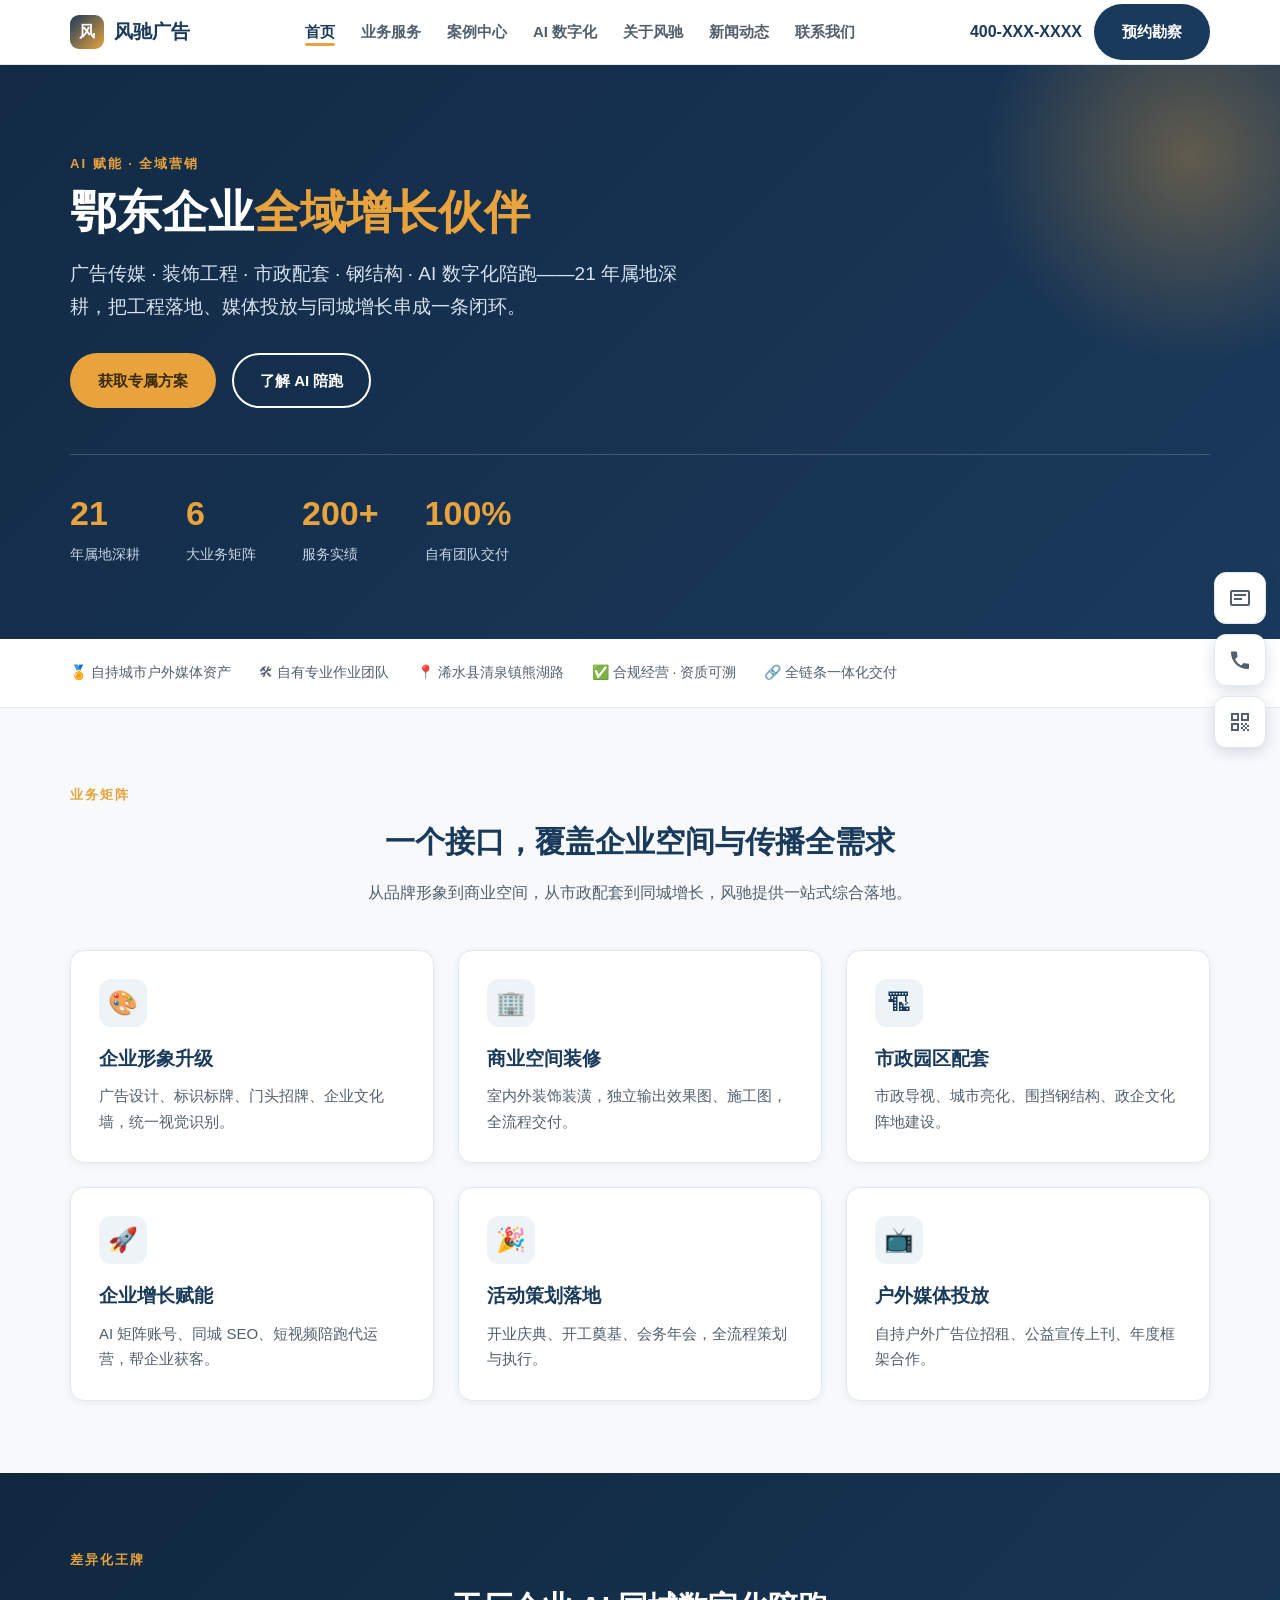
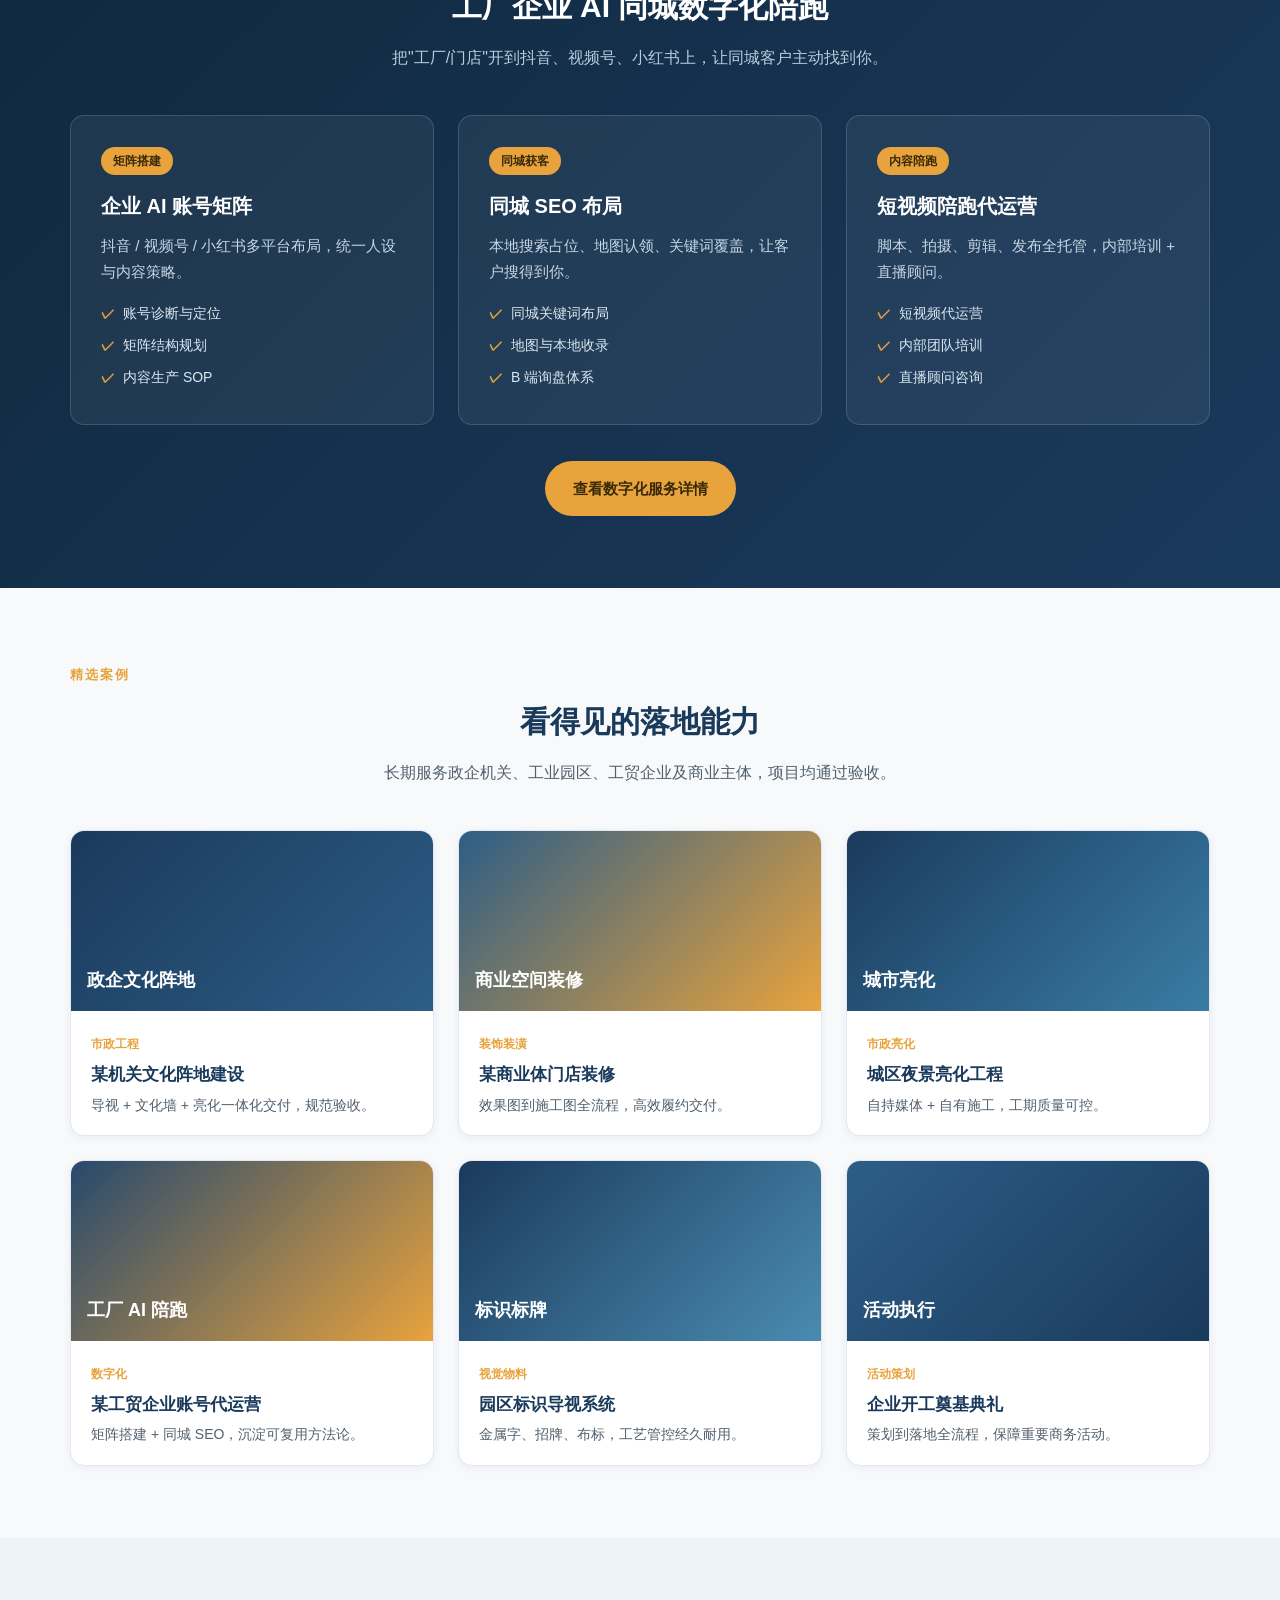
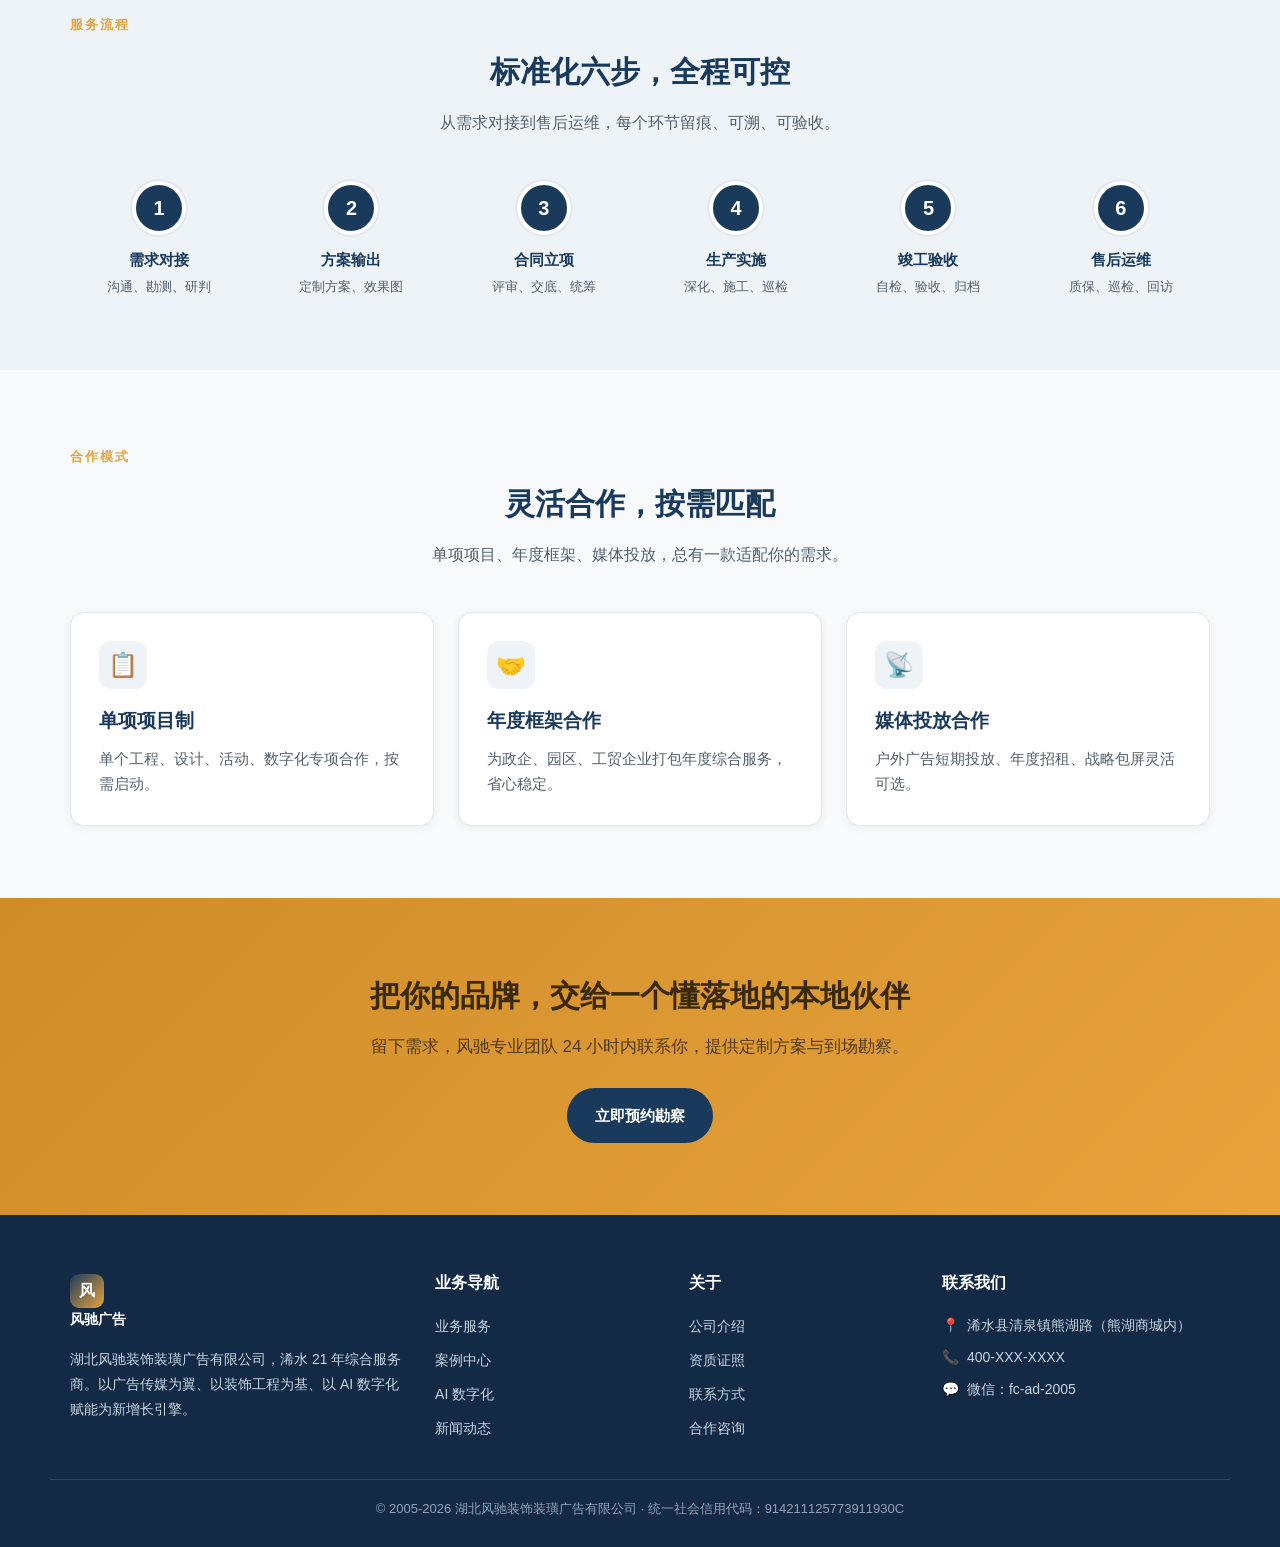
<file: index.html>
<!DOCTYPE html>
<html lang="zh-CN">
<head>
<meta charset="UTF-8">
<meta name="viewport" content="width=device-width, initial-scale=1.0">
<title>湖北风驰装饰装璜广告有限公司 · 鄂东企业全域增长伙伴</title>
<meta name="description" content="浠水21年综合服务商：广告传媒、装饰工程、市政配套、钢结构、户外媒体、AI数字化陪跑，全链条一体交付。">
<link rel="stylesheet" href="assets/style.css">
</head>
<body>

<!-- NAV -->
<header class="nav">
  <div class="container nav-inner">
    <a href="index.html" class="logo"><span class="logo-mark">风</span>风驰广告</a>
    <ul class="nav-links">
      <li><a href="index.html" class="active">首页</a></li>
      <li><a href="business.html">业务服务</a></li>
      <li><a href="cases.html">案例中心</a></li>
      <li><a href="ai.html">AI 数字化</a></li>
      <li><a href="about.html">关于风驰</a></li>
      <li><a href="news.html">新闻动态</a></li>
      <li><a href="contact.html">联系我们</a></li>
    </ul>
    <div class="nav-cta">
      <span class="nav-phone">400-XXX-XXXX</span>
      <a href="contact.html" class="btn btn-ghost">预约勘察</a>
      <button class="hamburger" aria-label="菜单"><span></span><span></span><span></span></button>
    </div>
  </div>
</header>

<!-- HERO -->
<section class="hero">
  <div class="container">
    <span class="eyebrow" style="color:var(--c-accent)">AI 赋能 · 全域营销</span>
    <h1>鄂东企业<span class="hl">全域增长伙伴</span></h1>
    <p class="lead">广告传媒 · 装饰工程 · 市政配套 · 钢结构 · AI 数字化陪跑——21 年属地深耕，把工程落地、媒体投放与同城增长串成一条闭环。</p>
    <div class="hero-actions">
      <a href="contact.html" class="btn btn-primary">获取专属方案</a>
      <a href="ai.html" class="btn btn-outline">了解 AI 陪跑</a>
    </div>
    <div class="hero-stats">
      <div class="stat"><div class="num">21</div><div class="label">年属地深耕</div></div>
      <div class="stat"><div class="num">6</div><div class="label">大业务矩阵</div></div>
      <div class="stat"><div class="num">200+</div><div class="label">服务实绩</div></div>
      <div class="stat"><div class="num">100%</div><div class="label">自有团队交付</div></div>
    </div>
  </div>
</section>

<!-- TRUST -->
<div class="trust">
  <div class="container">
    <span>🏅 自持城市户外媒体资产</span>
    <span>🛠 自有专业作业团队</span>
    <span>📍 浠水县清泉镇熊湖路</span>
    <span>✅ 合规经营 · 资质可溯</span>
    <span>🔗 全链条一体化交付</span>
  </div>
</div>

<!-- BUSINESS MATRIX -->
<section class="section">
  <div class="container">
    <span class="eyebrow">业务矩阵</span>
    <h2 class="section-title">一个接口，覆盖企业空间与传播全需求</h2>
    <p class="section-sub">从品牌形象到商业空间，从市政配套到同城增长，风驰提供一站式综合落地。</p>
    <div class="grid grid-3">
      <div class="card reveal"><div class="ico">🎨</div><h3>企业形象升级</h3><p>广告设计、标识标牌、门头招牌、企业文化墙，统一视觉识别。</p></div>
      <div class="card reveal"><div class="ico">🏢</div><h3>商业空间装修</h3><p>室内外装饰装潢，独立输出效果图、施工图，全流程交付。</p></div>
      <div class="card reveal"><div class="ico">🏗</div><h3>市政园区配套</h3><p>市政导视、城市亮化、围挡钢结构、政企文化阵地建设。</p></div>
      <div class="card reveal"><div class="ico">🚀</div><h3>企业增长赋能</h3><p>AI 矩阵账号、同城 SEO、短视频陪跑代运营，帮企业获客。</p></div>
      <div class="card reveal"><div class="ico">🎉</div><h3>活动策划落地</h3><p>开业庆典、开工奠基、会务年会，全流程策划与执行。</p></div>
      <div class="card reveal"><div class="ico">📺</div><h3>户外媒体投放</h3><p>自持户外广告位招租、公益宣传上刊、年度框架合作。</p></div>
    </div>
  </div>
</section>

<!-- AI ZONE -->
<section class="section ai-zone">
  <div class="container">
    <span class="eyebrow" style="color:var(--c-accent)">差异化王牌</span>
    <h2 class="section-title">工厂企业 AI 同城数字化陪跑</h2>
    <p class="section-sub">把"工厂/门店"开到抖音、视频号、小红书上，让同城客户主动找到你。</p>
    <div class="grid grid-3">
      <div class="ai-card reveal"><span class="tag">矩阵搭建</span><h3>企业 AI 账号矩阵</h3><p>抖音 / 视频号 / 小红书多平台布局，统一人设与内容策略。</p>
        <ul><li>账号诊断与定位</li><li>矩阵结构规划</li><li>内容生产 SOP</li></ul></div>
      <div class="ai-card reveal"><span class="tag">同城获客</span><h3>同城 SEO 布局</h3><p>本地搜索占位、地图认领、关键词覆盖，让客户搜得到你。</p>
        <ul><li>同城关键词布局</li><li>地图与本地收录</li><li>B 端询盘体系</li></ul></div>
      <div class="ai-card reveal"><span class="tag">内容陪跑</span><h3>短视频陪跑代运营</h3><p>脚本、拍摄、剪辑、发布全托管，内部培训 + 直播顾问。</p>
        <ul><li>短视频代运营</li><li>内部团队培训</li><li>直播顾问咨询</li></ul></div>
    </div>
    <div style="text-align:center;margin-top:36px"><a href="ai.html" class="btn btn-primary">查看数字化服务详情</a></div>
  </div>
</section>

<!-- CASES -->
<section class="section">
  <div class="container">
    <span class="eyebrow">精选案例</span>
    <h2 class="section-title">看得见的落地能力</h2>
    <p class="section-sub">长期服务政企机关、工业园区、工贸企业及商业主体，项目均通过验收。</p>
    <div class="grid grid-3">
      <div class="case reveal"><div class="thumb" style="background:linear-gradient(135deg,#1A3A5C,#2d5d86)">政企文化阵地</div><div class="body"><span class="cat">市政工程</span><h3>某机关文化阵地建设</h3><p>导视 + 文化墙 + 亮化一体化交付，规范验收。</p></div></div>
      <div class="case reveal"><div class="thumb" style="background:linear-gradient(135deg,#2d5d86,#E8A33D)">商业空间装修</div><div class="body"><span class="cat">装饰装潢</span><h3>某商业体门店装修</h3><p>效果图到施工图全流程，高效履约交付。</p></div></div>
      <div class="case reveal"><div class="thumb" style="background:linear-gradient(135deg,#1A3A5C,#3a7ca5)">城市亮化</div><div class="body"><span class="cat">市政亮化</span><h3>城区夜景亮化工程</h3><p>自持媒体 + 自有施工，工期质量可控。</p></div></div>
      <div class="case reveal"><div class="thumb" style="background:linear-gradient(135deg,#27496d,#E8A33D)">工厂 AI 陪跑</div><div class="body"><span class="cat">数字化</span><h3>某工贸企业账号代运营</h3><p>矩阵搭建 + 同城 SEO，沉淀可复用方法论。</p></div></div>
      <div class="case reveal"><div class="thumb" style="background:linear-gradient(135deg,#1A3A5C,#4a8bb0)">标识标牌</div><div class="body"><span class="cat">视觉物料</span><h3>园区标识导视系统</h3><p>金属字、招牌、布标，工艺管控经久耐用。</p></div></div>
      <div class="case reveal"><div class="thumb" style="background:linear-gradient(135deg,#2d5d86,#1A3A5C)">活动执行</div><div class="body"><span class="cat">活动策划</span><h3>企业开工奠基典礼</h3><p>策划到落地全流程，保障重要商务活动。</p></div></div>
    </div>
  </div>
</section>

<!-- PROCESS -->
<section class="section" style="background:var(--c-bg-soft)">
  <div class="container">
    <span class="eyebrow">服务流程</span>
    <h2 class="section-title">标准化六步，全程可控</h2>
    <p class="section-sub">从需求对接到售后运维，每个环节留痕、可溯、可验收。</p>
    <div class="process">
      <div class="step reveal"><div class="circle">1</div><h4>需求对接</h4><p>沟通、勘测、研判</p></div>
      <div class="step reveal"><div class="circle">2</div><h4>方案输出</h4><p>定制方案、效果图</p></div>
      <div class="step reveal"><div class="circle">3</div><h4>合同立项</h4><p>评审、交底、统筹</p></div>
      <div class="step reveal"><div class="circle">4</div><h4>生产实施</h4><p>深化、施工、巡检</p></div>
      <div class="step reveal"><div class="circle">5</div><h4>竣工验收</h4><p>自检、验收、归档</p></div>
      <div class="step reveal"><div class="circle">6</div><h4>售后运维</h4><p>质保、巡检、回访</p></div>
    </div>
  </div>
</section>

<!-- COOPERATION -->
<section class="section">
  <div class="container">
    <span class="eyebrow">合作模式</span>
    <h2 class="section-title">灵活合作，按需匹配</h2>
    <p class="section-sub">单项项目、年度框架、媒体投放，总有一款适配你的需求。</p>
    <div class="grid grid-3">
      <div class="card reveal"><div class="ico">📋</div><h3>单项项目制</h3><p>单个工程、设计、活动、数字化专项合作，按需启动。</p></div>
      <div class="card reveal"><div class="ico">🤝</div><h3>年度框架合作</h3><p>为政企、园区、工贸企业打包年度综合服务，省心稳定。</p></div>
      <div class="card reveal"><div class="ico">📡</div><h3>媒体投放合作</h3><p>户外广告短期投放、年度招租、战略包屏灵活可选。</p></div>
    </div>
  </div>
</section>

<!-- CTA -->
<section class="section cta">
  <div class="container">
    <h2>把你的品牌，交给一个懂落地的本地伙伴</h2>
    <p>留下需求，风驰专业团队 24 小时内联系你，提供定制方案与到场勘察。</p>
    <a href="contact.html" class="btn btn-primary" style="background:#1A3A5C;color:#fff">立即预约勘察</a>
  </div>
</section>

<!-- FOOTER -->
<footer class="footer">
  <div class="container footer-grid">
    <div>
      <a href="index.html" class="logo" style="color:#fff"><span class="logo-mark">风</span>风驰广告</a>
      <p class="desc">湖北风驰装饰装璜广告有限公司，浠水 21 年综合服务商。以广告传媒为翼、以装饰工程为基、以 AI 数字化赋能为新增长引擎。</p>
    </div>
    <div>
      <h4>业务导航</h4>
      <a href="business.html">业务服务</a>
      <a href="cases.html">案例中心</a>
      <a href="ai.html">AI 数字化</a>
      <a href="news.html">新闻动态</a>
    </div>
    <div>
      <h4>关于</h4>
      <a href="about.html">公司介绍</a>
      <a href="about.html">资质证照</a>
      <a href="contact.html">联系方式</a>
      <a href="contact.html">合作咨询</a>
    </div>
    <div>
      <h4>联系我们</h4>
      <div class="contact-line"><span>📍</span><span>浠水县清泉镇熊湖路（熊湖商城内）</span></div>
      <div class="contact-line"><span>📞</span><span>400-XXX-XXXX</span></div>
      <div class="contact-line"><span>💬</span><span>微信：fc-ad-2005</span></div>
    </div>
  </div>
  <div class="container footer-bottom">© 2005-2026 湖北风驰装饰装璜广告有限公司 · 统一社会信用代码：914211125773911930C</div>
</footer>

<script src="assets/main.js"></script>
</body>
</html>
</file>
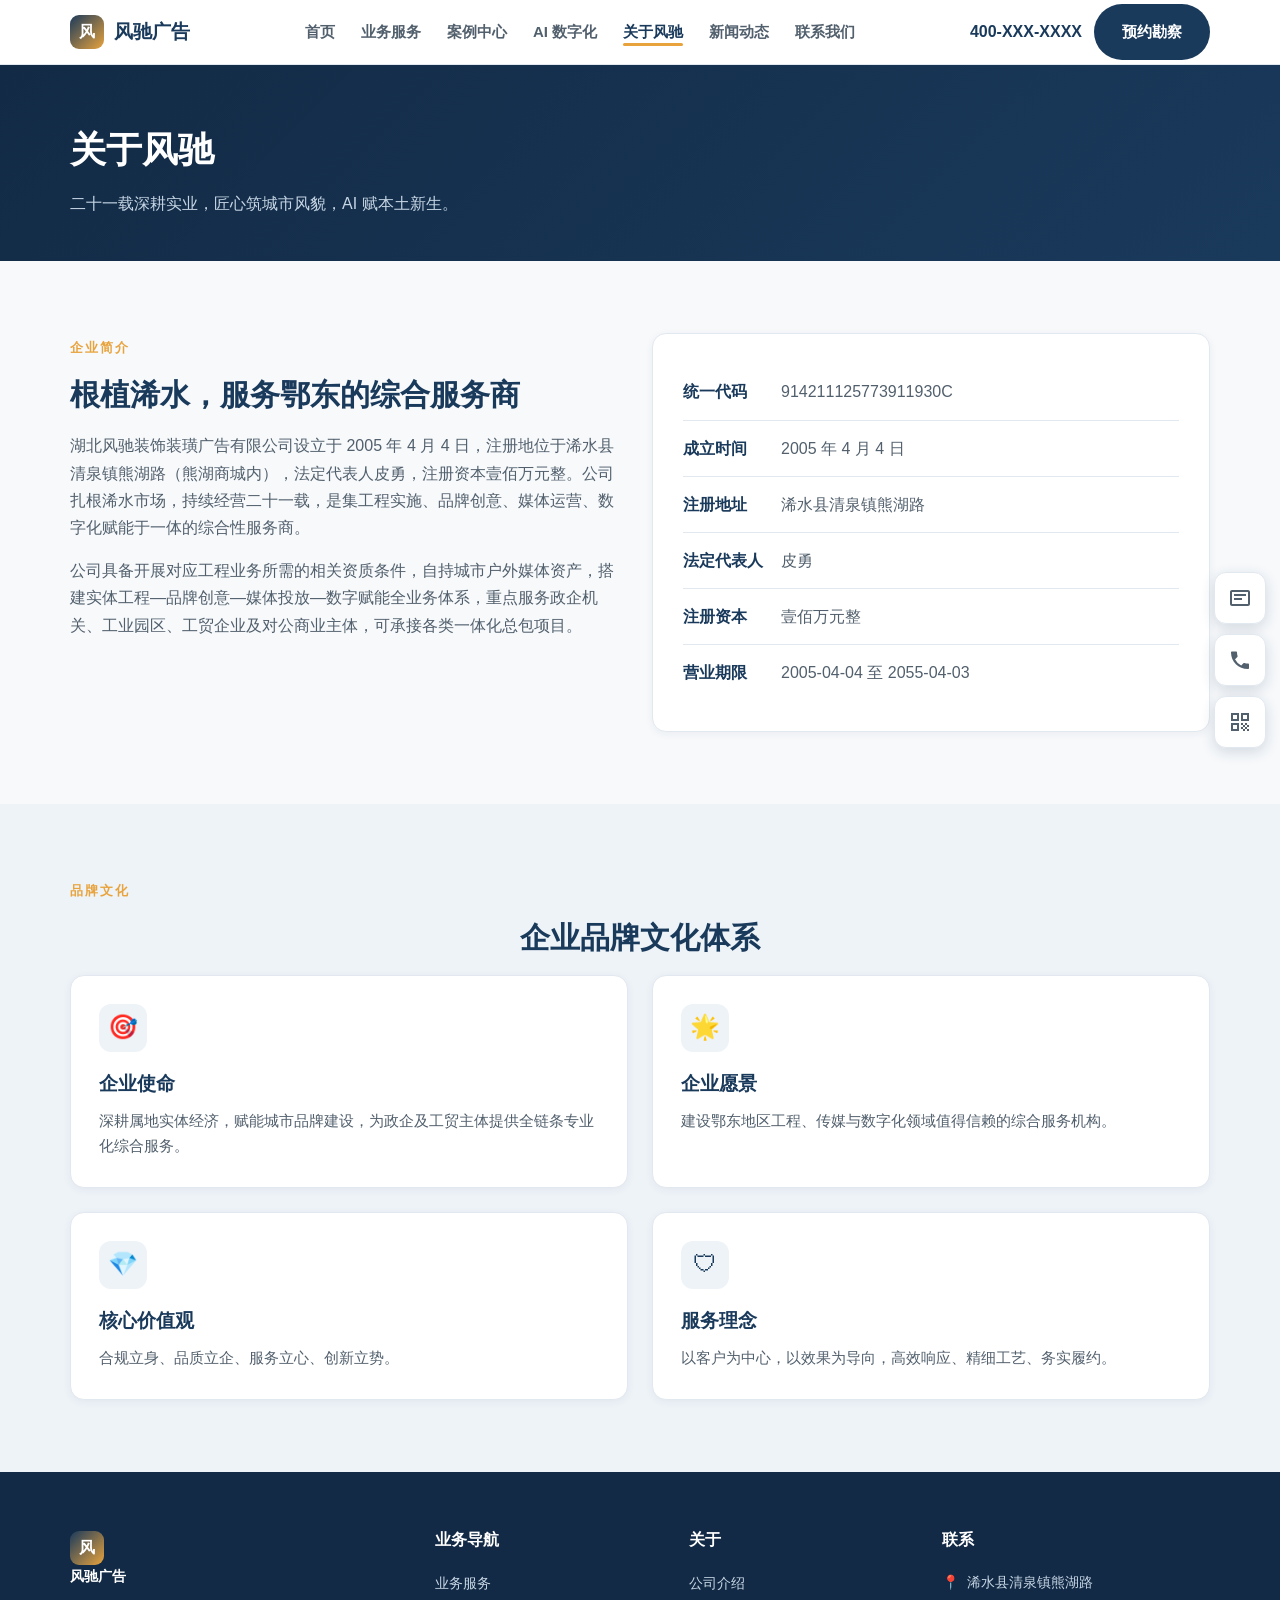
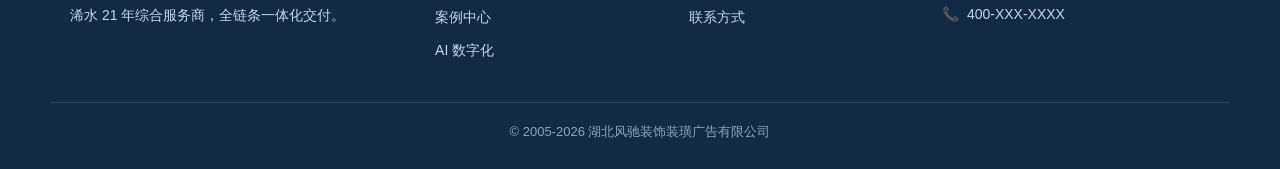
<file: about.html>
<!DOCTYPE html>
<html lang="zh-CN">
<head>
<meta charset="UTF-8">
<meta name="viewport" content="width=device-width, initial-scale=1.0">
<title>关于风驰 - 湖北风驰装饰装璜广告有限公司</title>
<meta name="description" content="风驰广告：浠水 21 年综合服务商，以广告传媒为翼、装饰工程为基、AI 数字化赋能为新增长引擎。">
<link rel="stylesheet" href="assets/style.css">
</head>
<body>
<header class="nav">
  <div class="container nav-inner">
    <a href="index.html" class="logo"><span class="logo-mark">风</span>风驰广告</a>
    <ul class="nav-links">
      <li><a href="index.html">首页</a></li>
      <li><a href="business.html">业务服务</a></li>
      <li><a href="cases.html">案例中心</a></li>
      <li><a href="ai.html">AI 数字化</a></li>
      <li><a href="about.html" class="active">关于风驰</a></li>
      <li><a href="news.html">新闻动态</a></li>
      <li><a href="contact.html">联系我们</a></li>
    </ul>
    <div class="nav-cta">
      <span class="nav-phone">400-XXX-XXXX</span>
      <a href="contact.html" class="btn btn-ghost">预约勘察</a>
      <button class="hamburger" aria-label="菜单"><span></span><span></span><span></span></button>
    </div>
  </div>
</header>

<section class="page-hero">
  <div class="container">
    <h1>关于风驰</h1>
    <p>二十一载深耕实业，匠心筑城市风貌，AI 赋本土新生。</p>
  </div>
</section>

<section class="section">
  <div class="container">
    <div class="grid grid-2">
      <div>
        <span class="eyebrow">企业简介</span>
        <h2 class="section-title" style="text-align:left">根植浠水，服务鄂东的综合服务商</h2>
        <p style="color:var(--c-text-soft);margin-bottom:16px">湖北风驰装饰装璜广告有限公司设立于 2005 年 4 月 4 日，注册地位于浠水县清泉镇熊湖路（熊湖商城内），法定代表人皮勇，注册资本壹佰万元整。公司扎根浠水市场，持续经营二十一载，是集工程实施、品牌创意、媒体运营、数字化赋能于一体的综合性服务商。</p>
        <p style="color:var(--c-text-soft)">公司具备开展对应工程业务所需的相关资质条件，自持城市户外媒体资产，搭建实体工程—品牌创意—媒体投放—数字赋能全业务体系，重点服务政企机关、工业园区、工贸企业及对公商业主体，可承接各类一体化总包项目。</p>
      </div>
      <div class="info-box">
        <div class="row"><span class="k">统一代码</span><span class="v">914211125773911930C</span></div>
        <div class="row"><span class="k">成立时间</span><span class="v">2005 年 4 月 4 日</span></div>
        <div class="row"><span class="k">注册地址</span><span class="v">浠水县清泉镇熊湖路</span></div>
        <div class="row"><span class="k">法定代表人</span><span class="v">皮勇</span></div>
        <div class="row"><span class="k">注册资本</span><span class="v">壹佰万元整</span></div>
        <div class="row"><span class="k">营业期限</span><span class="v">2005-04-04 至 2055-04-03</span></div>
      </div>
    </div>
  </div>
</section>

<section class="section" style="background:var(--c-bg-soft)">
  <div class="container">
    <span class="eyebrow">品牌文化</span>
    <h2 class="section-title">企业品牌文化体系</h2>
    <div class="grid grid-2">
      <div class="card reveal"><div class="ico">🎯</div><h3>企业使命</h3><p>深耕属地实体经济，赋能城市品牌建设，为政企及工贸主体提供全链条专业化综合服务。</p></div>
      <div class="card reveal"><div class="ico">🌟</div><h3>企业愿景</h3><p>建设鄂东地区工程、传媒与数字化领域值得信赖的综合服务机构。</p></div>
      <div class="card reveal"><div class="ico">💎</div><h3>核心价值观</h3><p>合规立身、品质立企、服务立心、创新立势。</p></div>
      <div class="card reveal"><div class="ico">🛡</div><h3>服务理念</h3><p>以客户为中心，以效果为导向，高效响应、精细工艺、务实履约。</p></div>
    </div>
  </div>
</section>

<footer class="footer">
  <div class="container footer-grid">
    <div><a href="index.html" class="logo" style="color:#fff"><span class="logo-mark">风</span>风驰广告</a><p class="desc">浠水 21 年综合服务商，全链条一体化交付。</p></div>
    <div><h4>业务导航</h4><a href="business.html">业务服务</a><a href="cases.html">案例中心</a><a href="ai.html">AI 数字化</a></div>
    <div><h4>关于</h4><a href="about.html">公司介绍</a><a href="contact.html">联系方式</a></div>
    <div><h4>联系</h4><div class="contact-line"><span>📍</span><span>浠水县清泉镇熊湖路</span></div><div class="contact-line"><span>📞</span><span>400-XXX-XXXX</span></div></div>
  </div>
  <div class="container footer-bottom">© 2005-2026 湖北风驰装饰装璜广告有限公司</div>
</footer>
<script src="assets/main.js"></script>
</body>
</html>
</file>
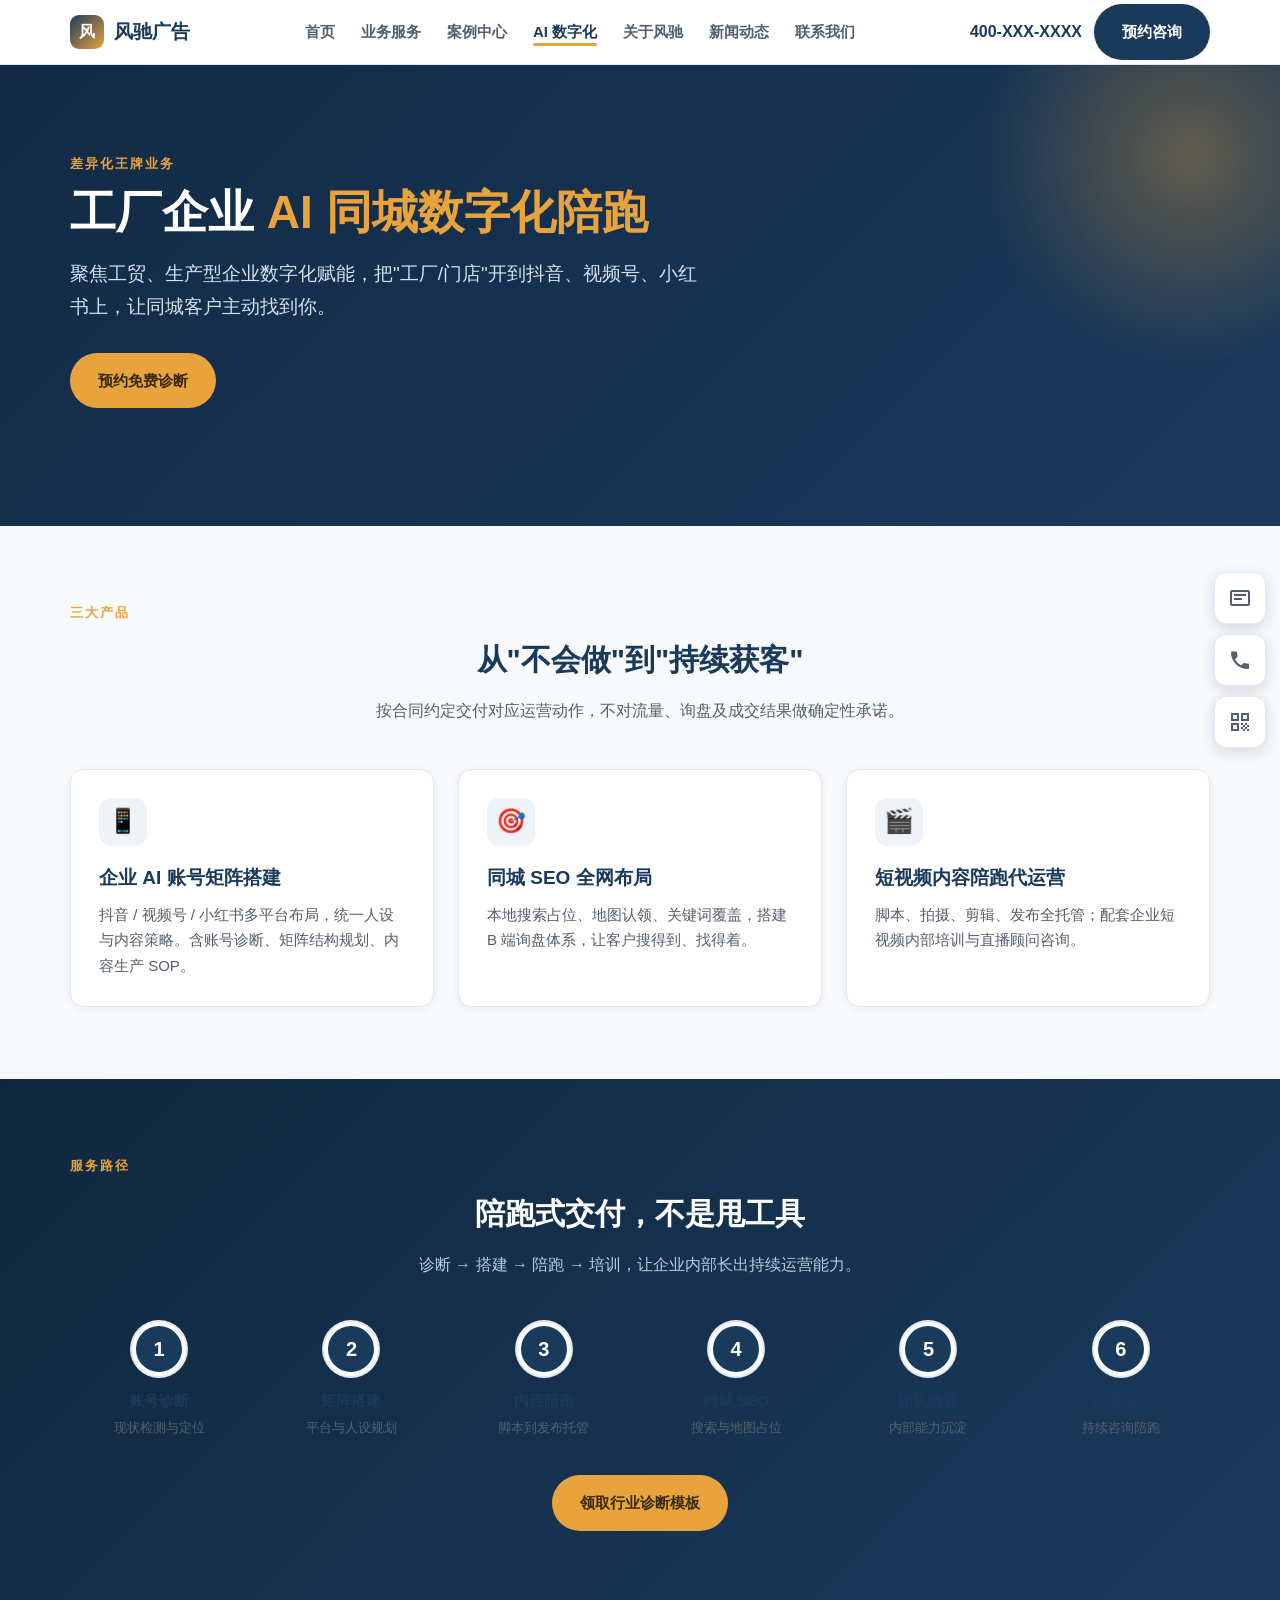
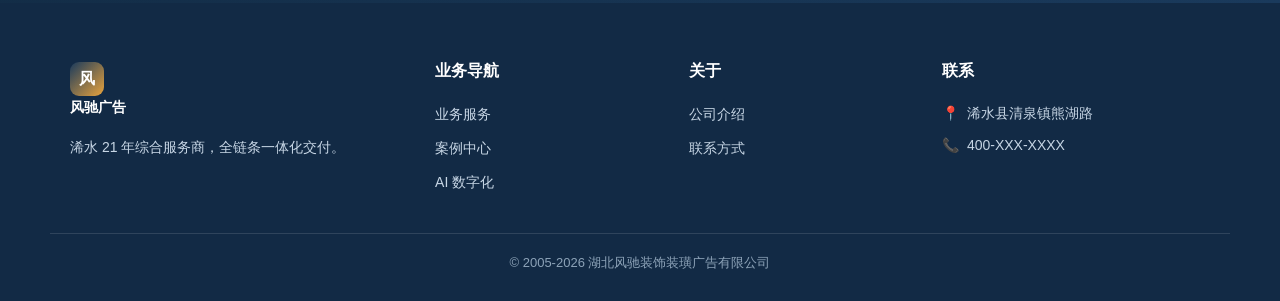
<file: ai.html>
<!DOCTYPE html>
<html lang="zh-CN">
<head>
<meta charset="UTF-8">
<meta name="viewport" content="width=device-width, initial-scale=1.0">
<title>AI 数字化 - 湖北风驰装饰装璜广告有限公司</title>
<meta name="description" content="工厂企业 AI 同城数字化陪跑：AI 矩阵账号、同城 SEO、短视频内容陪跑代运营。">
<link rel="stylesheet" href="assets/style.css">
</head>
<body>
<header class="nav">
  <div class="container nav-inner">
    <a href="index.html" class="logo"><span class="logo-mark">风</span>风驰广告</a>
    <ul class="nav-links">
      <li><a href="index.html">首页</a></li>
      <li><a href="business.html">业务服务</a></li>
      <li><a href="cases.html">案例中心</a></li>
      <li><a href="ai.html" class="active">AI 数字化</a></li>
      <li><a href="about.html">关于风驰</a></li>
      <li><a href="news.html">新闻动态</a></li>
      <li><a href="contact.html">联系我们</a></li>
    </ul>
    <div class="nav-cta">
      <span class="nav-phone">400-XXX-XXXX</span>
      <a href="contact.html" class="btn btn-ghost">预约咨询</a>
      <button class="hamburger" aria-label="菜单"><span></span><span></span><span></span></button>
    </div>
  </div>
</header>

<section class="hero">
  <div class="container">
    <span class="eyebrow" style="color:var(--c-accent)">差异化王牌业务</span>
    <h1>工厂企业 <span class="hl">AI 同城数字化陪跑</span></h1>
    <p class="lead">聚焦工贸、生产型企业数字化赋能，把"工厂/门店"开到抖音、视频号、小红书上，让同城客户主动找到你。</p>
    <div class="hero-actions"><a href="contact.html" class="btn btn-primary">预约免费诊断</a></div>
  </div>
</section>

<section class="section">
  <div class="container">
    <span class="eyebrow">三大产品</span>
    <h2 class="section-title">从"不会做"到"持续获客"</h2>
    <p class="section-sub">按合同约定交付对应运营动作，不对流量、询盘及成交结果做确定性承诺。</p>
    <div class="grid grid-3">
      <div class="card reveal"><div class="ico">📱</div><h3>企业 AI 账号矩阵搭建</h3><p>抖音 / 视频号 / 小红书多平台布局，统一人设与内容策略。含账号诊断、矩阵结构规划、内容生产 SOP。</p></div>
      <div class="card reveal"><div class="ico">🎯</div><h3>同城 SEO 全网布局</h3><p>本地搜索占位、地图认领、关键词覆盖，搭建 B 端询盘体系，让客户搜得到、找得着。</p></div>
      <div class="card reveal"><div class="ico">🎬</div><h3>短视频内容陪跑代运营</h3><p>脚本、拍摄、剪辑、发布全托管；配套企业短视频内部培训与直播顾问咨询。</p></div>
    </div>
  </div>
</section>

<section class="section ai-zone">
  <div class="container">
    <span class="eyebrow" style="color:var(--c-accent)">服务路径</span>
    <h2 class="section-title">陪跑式交付，不是甩工具</h2>
    <p class="section-sub">诊断 → 搭建 → 陪跑 → 培训，让企业内部长出持续运营能力。</p>
    <div class="process">
      <div class="step reveal"><div class="circle">1</div><h4>账号诊断</h4><p>现状检测与定位</p></div>
      <div class="step reveal"><div class="circle">2</div><h4>矩阵搭建</h4><p>平台与人设规划</p></div>
      <div class="step reveal"><div class="circle">3</div><h4>内容陪跑</h4><p>脚本到发布托管</p></div>
      <div class="step reveal"><div class="circle">4</div><h4>同城 SEO</h4><p>搜索与地图占位</p></div>
      <div class="step reveal"><div class="circle">5</div><h4>团队培训</h4><p>内部能力沉淀</p></div>
      <div class="step reveal"><div class="circle">6</div><h4>直播顾问</h4><p>持续咨询陪跑</p></div>
    </div>
    <div style="text-align:center;margin-top:36px"><a href="contact.html" class="btn btn-primary">领取行业诊断模板</a></div>
  </div>
</section>

<footer class="footer">
  <div class="container footer-grid">
    <div><a href="index.html" class="logo" style="color:#fff"><span class="logo-mark">风</span>风驰广告</a><p class="desc">浠水 21 年综合服务商，全链条一体化交付。</p></div>
    <div><h4>业务导航</h4><a href="business.html">业务服务</a><a href="cases.html">案例中心</a><a href="ai.html">AI 数字化</a></div>
    <div><h4>关于</h4><a href="about.html">公司介绍</a><a href="contact.html">联系方式</a></div>
    <div><h4>联系</h4><div class="contact-line"><span>📍</span><span>浠水县清泉镇熊湖路</span></div><div class="contact-line"><span>📞</span><span>400-XXX-XXXX</span></div></div>
  </div>
  <div class="container footer-bottom">© 2005-2026 湖北风驰装饰装璜广告有限公司</div>
</footer>
<script src="assets/main.js"></script>
</body>
</html>
</file>
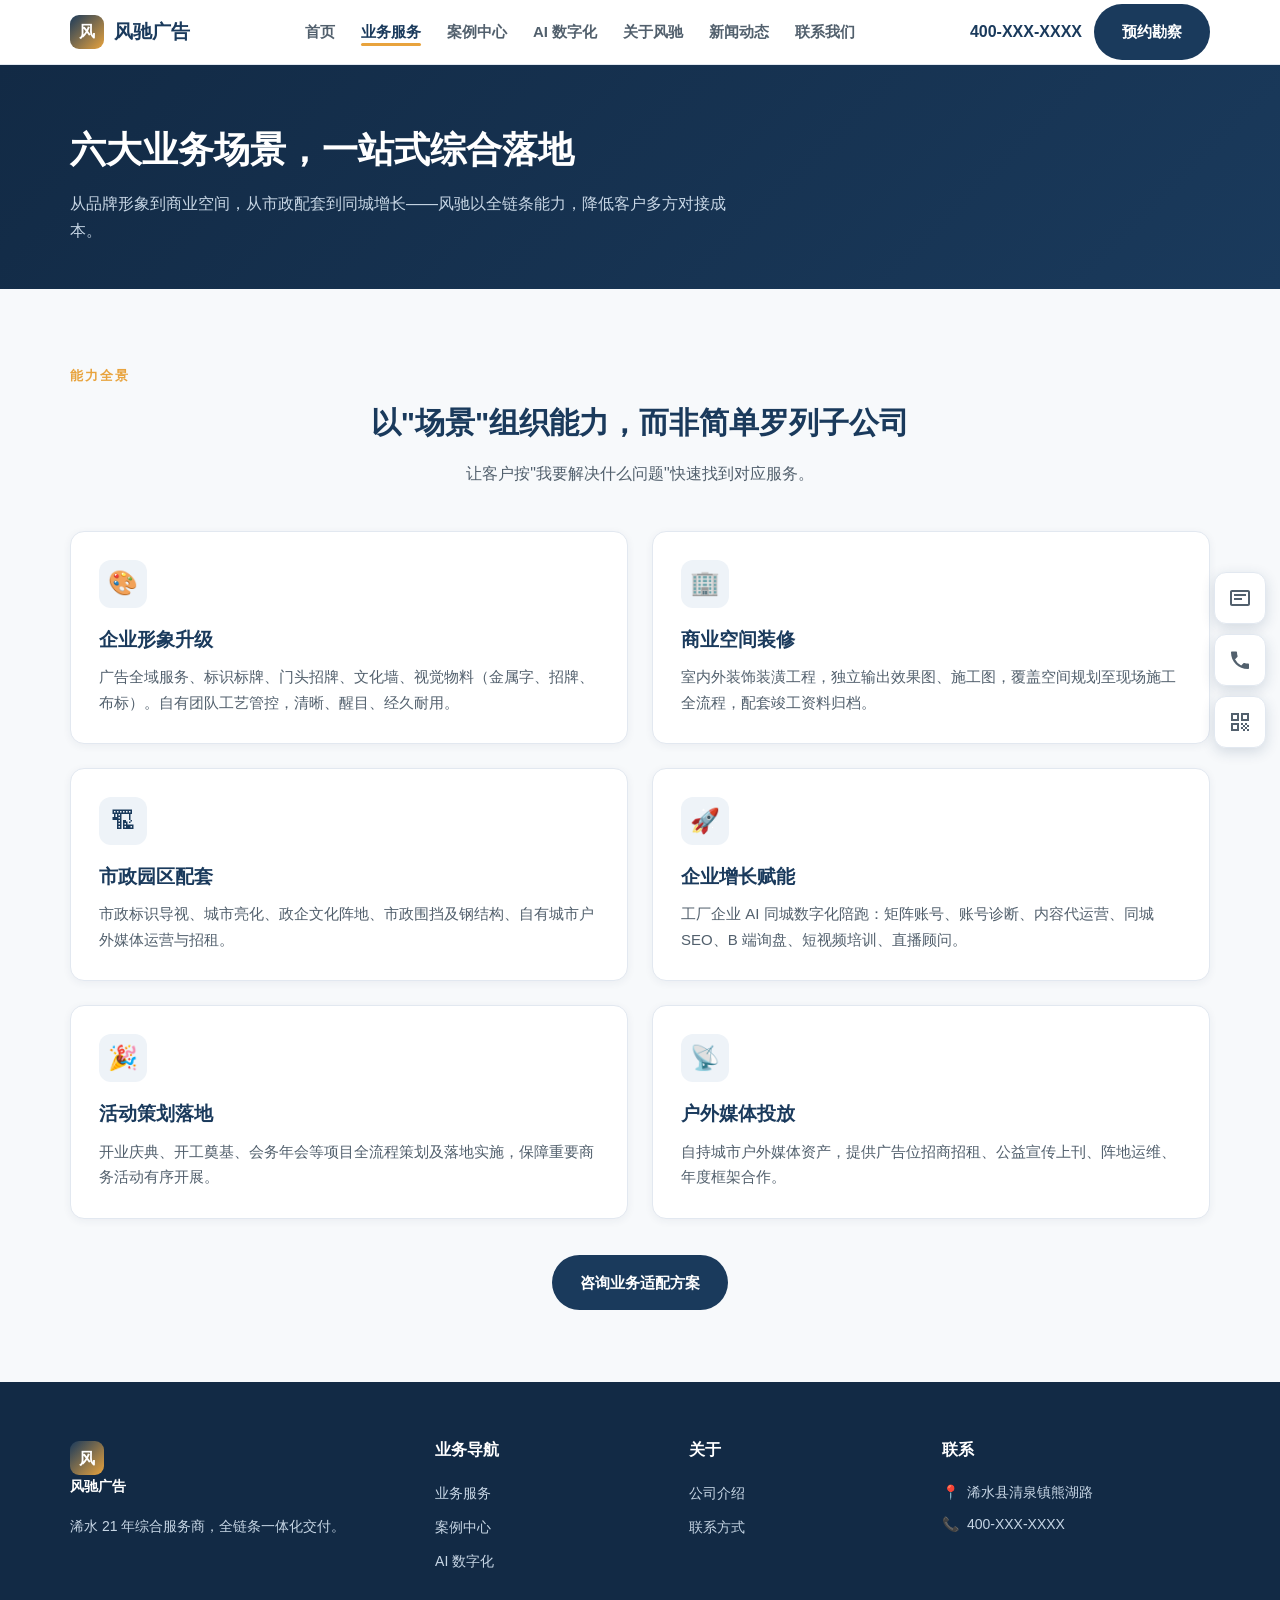
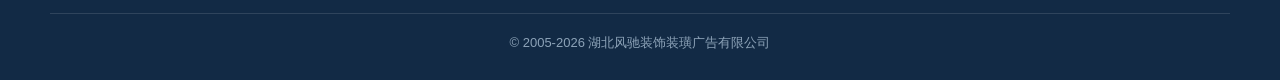
<file: business.html>
<!DOCTYPE html>
<html lang="zh-CN">
<head>
<meta charset="UTF-8">
<meta name="viewport" content="width=device-width, initial-scale=1.0">
<title>业务服务 - 湖北风驰装饰装璜广告有限公司</title>
<meta name="description" content="风驰广告六大业务场景：企业形象升级、商业空间装修、市政园区配套、企业增长赋能、活动策划落地、户外媒体投放。">
<link rel="stylesheet" href="assets/style.css">
</head>
<body>
<header class="nav">
  <div class="container nav-inner">
    <a href="index.html" class="logo"><span class="logo-mark">风</span>风驰广告</a>
    <ul class="nav-links">
      <li><a href="index.html">首页</a></li>
      <li><a href="business.html" class="active">业务服务</a></li>
      <li><a href="cases.html">案例中心</a></li>
      <li><a href="ai.html">AI 数字化</a></li>
      <li><a href="about.html">关于风驰</a></li>
      <li><a href="news.html">新闻动态</a></li>
      <li><a href="contact.html">联系我们</a></li>
    </ul>
    <div class="nav-cta">
      <span class="nav-phone">400-XXX-XXXX</span>
      <a href="contact.html" class="btn btn-ghost">预约勘察</a>
      <button class="hamburger" aria-label="菜单"><span></span><span></span><span></span></button>
    </div>
  </div>
</header>

<section class="page-hero">
  <div class="container">
    <h1>六大业务场景，一站式综合落地</h1>
    <p>从品牌形象到商业空间，从市政配套到同城增长——风驰以全链条能力，降低客户多方对接成本。</p>
  </div>
</section>

<section class="section">
  <div class="container">
    <span class="eyebrow">能力全景</span>
    <h2 class="section-title">以"场景"组织能力，而非简单罗列子公司</h2>
    <p class="section-sub">让客户按"我要解决什么问题"快速找到对应服务。</p>
    <div class="grid grid-2">
      <div class="card reveal"><div class="ico">🎨</div><h3>企业形象升级</h3><p>广告全域服务、标识标牌、门头招牌、文化墙、视觉物料（金属字、招牌、布标）。自有团队工艺管控，清晰、醒目、经久耐用。</p></div>
      <div class="card reveal"><div class="ico">🏢</div><h3>商业空间装修</h3><p>室内外装饰装潢工程，独立输出效果图、施工图，覆盖空间规划至现场施工全流程，配套竣工资料归档。</p></div>
      <div class="card reveal"><div class="ico">🏗</div><h3>市政园区配套</h3><p>市政标识导视、城市亮化、政企文化阵地、市政围挡及钢结构、自有城市户外媒体运营与招租。</p></div>
      <div class="card reveal"><div class="ico">🚀</div><h3>企业增长赋能</h3><p>工厂企业 AI 同城数字化陪跑：矩阵账号、账号诊断、内容代运营、同城 SEO、B 端询盘、短视频培训、直播顾问。</p></div>
      <div class="card reveal"><div class="ico">🎉</div><h3>活动策划落地</h3><p>开业庆典、开工奠基、会务年会等项目全流程策划及落地实施，保障重要商务活动有序开展。</p></div>
      <div class="card reveal"><div class="ico">📡</div><h3>户外媒体投放</h3><p>自持城市户外媒体资产，提供广告位招商招租、公益宣传上刊、阵地运维、年度框架合作。</p></div>
    </div>
    <div style="text-align:center;margin-top:36px"><a href="contact.html" class="btn btn-ghost">咨询业务适配方案</a></div>
  </div>
</section>

<footer class="footer">
  <div class="container footer-grid">
    <div><a href="index.html" class="logo" style="color:#fff"><span class="logo-mark">风</span>风驰广告</a><p class="desc">浠水 21 年综合服务商，全链条一体化交付。</p></div>
    <div><h4>业务导航</h4><a href="business.html">业务服务</a><a href="cases.html">案例中心</a><a href="ai.html">AI 数字化</a></div>
    <div><h4>关于</h4><a href="about.html">公司介绍</a><a href="contact.html">联系方式</a></div>
    <div><h4>联系</h4><div class="contact-line"><span>📍</span><span>浠水县清泉镇熊湖路</span></div><div class="contact-line"><span>📞</span><span>400-XXX-XXXX</span></div></div>
  </div>
  <div class="container footer-bottom">© 2005-2026 湖北风驰装饰装璜广告有限公司</div>
</footer>
<script src="assets/main.js"></script>
</body>
</html>
</file>
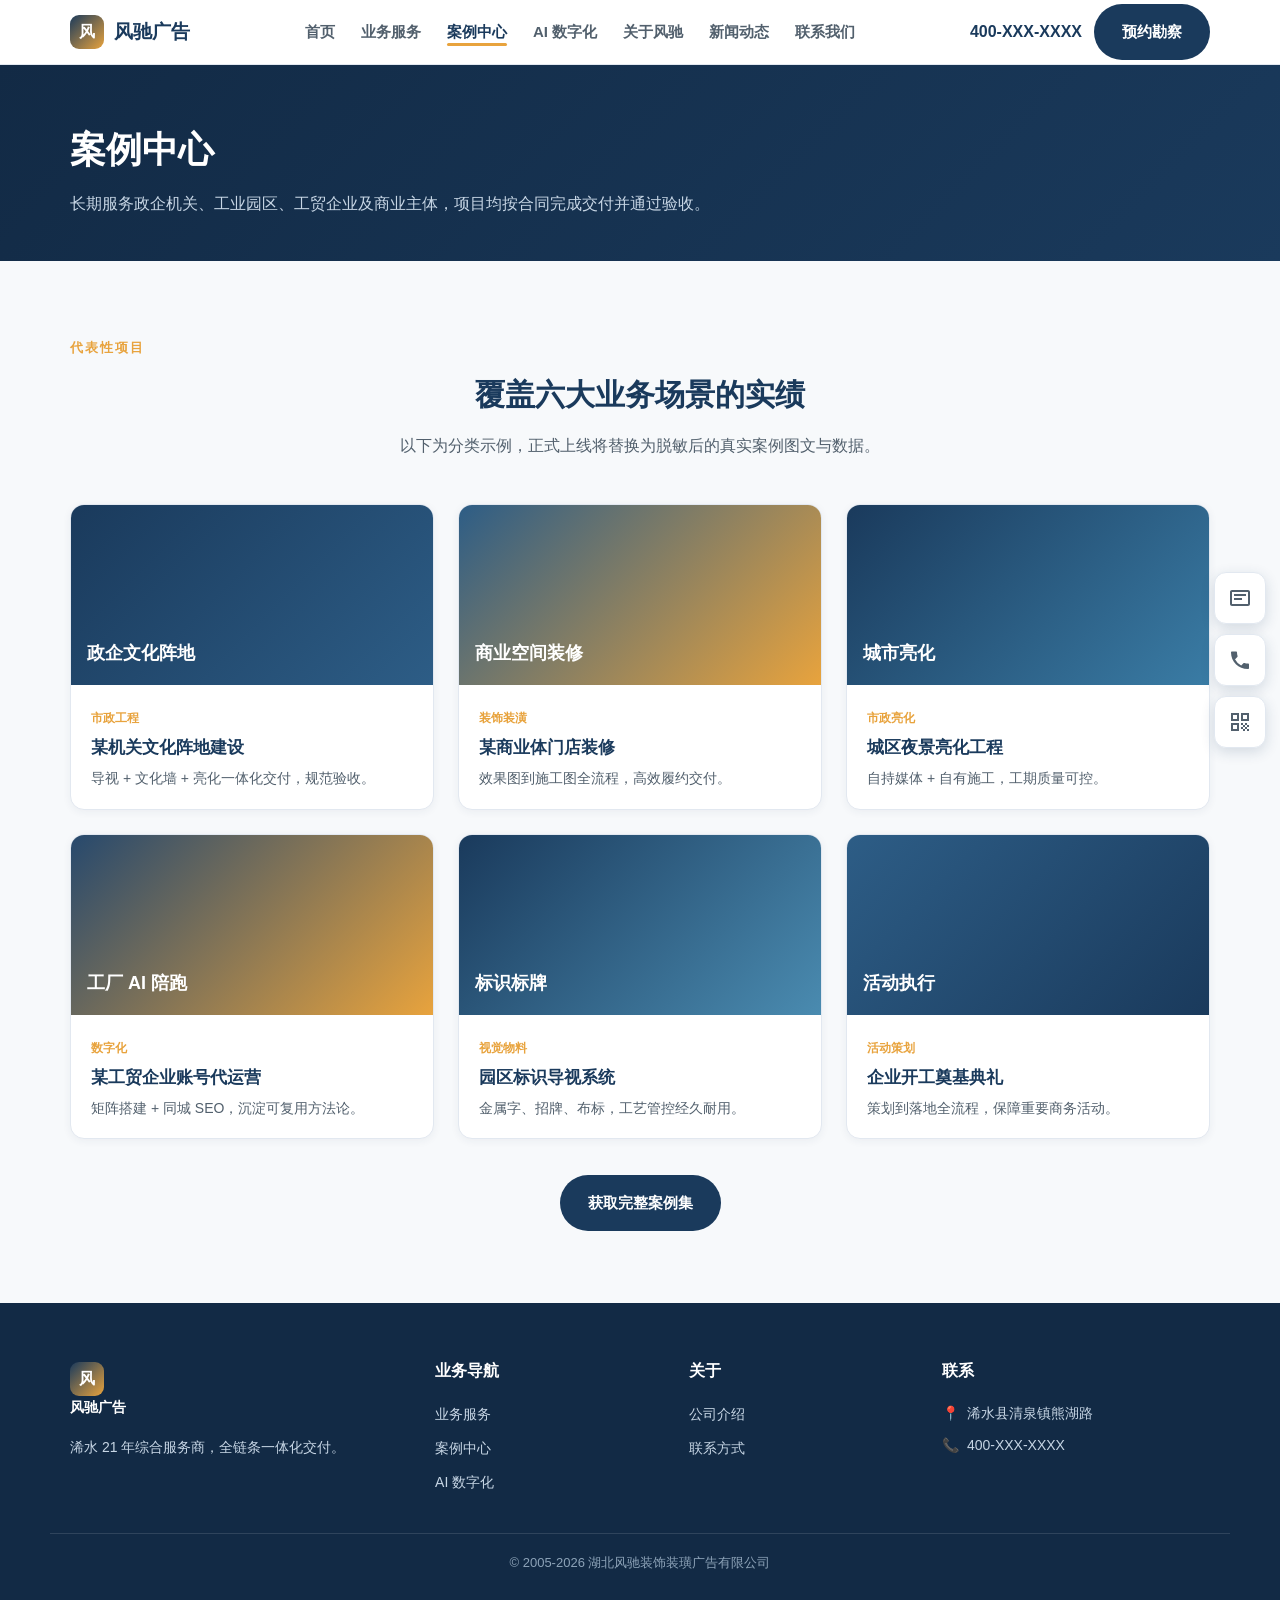
<file: cases.html>
<!DOCTYPE html>
<html lang="zh-CN">
<head>
<meta charset="UTF-8">
<meta name="viewport" content="width=device-width, initial-scale=1.0">
<title>案例中心 - 湖北风驰装饰装璜广告有限公司</title>
<meta name="description" content="风驰广告政企、商业、市政、数字化案例展示，看得见的落地能力。">
<link rel="stylesheet" href="assets/style.css">
</head>
<body>
<header class="nav">
  <div class="container nav-inner">
    <a href="index.html" class="logo"><span class="logo-mark">风</span>风驰广告</a>
    <ul class="nav-links">
      <li><a href="index.html">首页</a></li>
      <li><a href="business.html">业务服务</a></li>
      <li><a href="cases.html" class="active">案例中心</a></li>
      <li><a href="ai.html">AI 数字化</a></li>
      <li><a href="about.html">关于风驰</a></li>
      <li><a href="news.html">新闻动态</a></li>
      <li><a href="contact.html">联系我们</a></li>
    </ul>
    <div class="nav-cta">
      <span class="nav-phone">400-XXX-XXXX</span>
      <a href="contact.html" class="btn btn-ghost">预约勘察</a>
      <button class="hamburger" aria-label="菜单"><span></span><span></span><span></span></button>
    </div>
  </div>
</header>

<section class="page-hero">
  <div class="container">
    <h1>案例中心</h1>
    <p>长期服务政企机关、工业园区、工贸企业及商业主体，项目均按合同完成交付并通过验收。</p>
  </div>
</section>

<section class="section">
  <div class="container">
    <span class="eyebrow">代表性项目</span>
    <h2 class="section-title">覆盖六大业务场景的实绩</h2>
    <p class="section-sub">以下为分类示例，正式上线将替换为脱敏后的真实案例图文与数据。</p>
    <div class="grid grid-3">
      <div class="case reveal"><div class="thumb" style="background:linear-gradient(135deg,#1A3A5C,#2d5d86)">政企文化阵地</div><div class="body"><span class="cat">市政工程</span><h3>某机关文化阵地建设</h3><p>导视 + 文化墙 + 亮化一体化交付，规范验收。</p></div></div>
      <div class="case reveal"><div class="thumb" style="background:linear-gradient(135deg,#2d5d86,#E8A33D)">商业空间装修</div><div class="body"><span class="cat">装饰装潢</span><h3>某商业体门店装修</h3><p>效果图到施工图全流程，高效履约交付。</p></div></div>
      <div class="case reveal"><div class="thumb" style="background:linear-gradient(135deg,#1A3A5C,#3a7ca5)">城市亮化</div><div class="body"><span class="cat">市政亮化</span><h3>城区夜景亮化工程</h3><p>自持媒体 + 自有施工，工期质量可控。</p></div></div>
      <div class="case reveal"><div class="thumb" style="background:linear-gradient(135deg,#27496d,#E8A33D)">工厂 AI 陪跑</div><div class="body"><span class="cat">数字化</span><h3>某工贸企业账号代运营</h3><p>矩阵搭建 + 同城 SEO，沉淀可复用方法论。</p></div></div>
      <div class="case reveal"><div class="thumb" style="background:linear-gradient(135deg,#1A3A5C,#4a8bb0)">标识标牌</div><div class="body"><span class="cat">视觉物料</span><h3>园区标识导视系统</h3><p>金属字、招牌、布标，工艺管控经久耐用。</p></div></div>
      <div class="case reveal"><div class="thumb" style="background:linear-gradient(135deg,#2d5d86,#1A3A5C)">活动执行</div><div class="body"><span class="cat">活动策划</span><h3>企业开工奠基典礼</h3><p>策划到落地全流程，保障重要商务活动。</p></div></div>
    </div>
    <div style="text-align:center;margin-top:36px"><a href="contact.html" class="btn btn-ghost">获取完整案例集</a></div>
  </div>
</section>

<footer class="footer">
  <div class="container footer-grid">
    <div><a href="index.html" class="logo" style="color:#fff"><span class="logo-mark">风</span>风驰广告</a><p class="desc">浠水 21 年综合服务商，全链条一体化交付。</p></div>
    <div><h4>业务导航</h4><a href="business.html">业务服务</a><a href="cases.html">案例中心</a><a href="ai.html">AI 数字化</a></div>
    <div><h4>关于</h4><a href="about.html">公司介绍</a><a href="contact.html">联系方式</a></div>
    <div><h4>联系</h4><div class="contact-line"><span>📍</span><span>浠水县清泉镇熊湖路</span></div><div class="contact-line"><span>📞</span><span>400-XXX-XXXX</span></div></div>
  </div>
  <div class="container footer-bottom">© 2005-2026 湖北风驰装饰装璜广告有限公司</div>
</footer>
<script src="assets/main.js"></script>
</body>
</html>
</file>
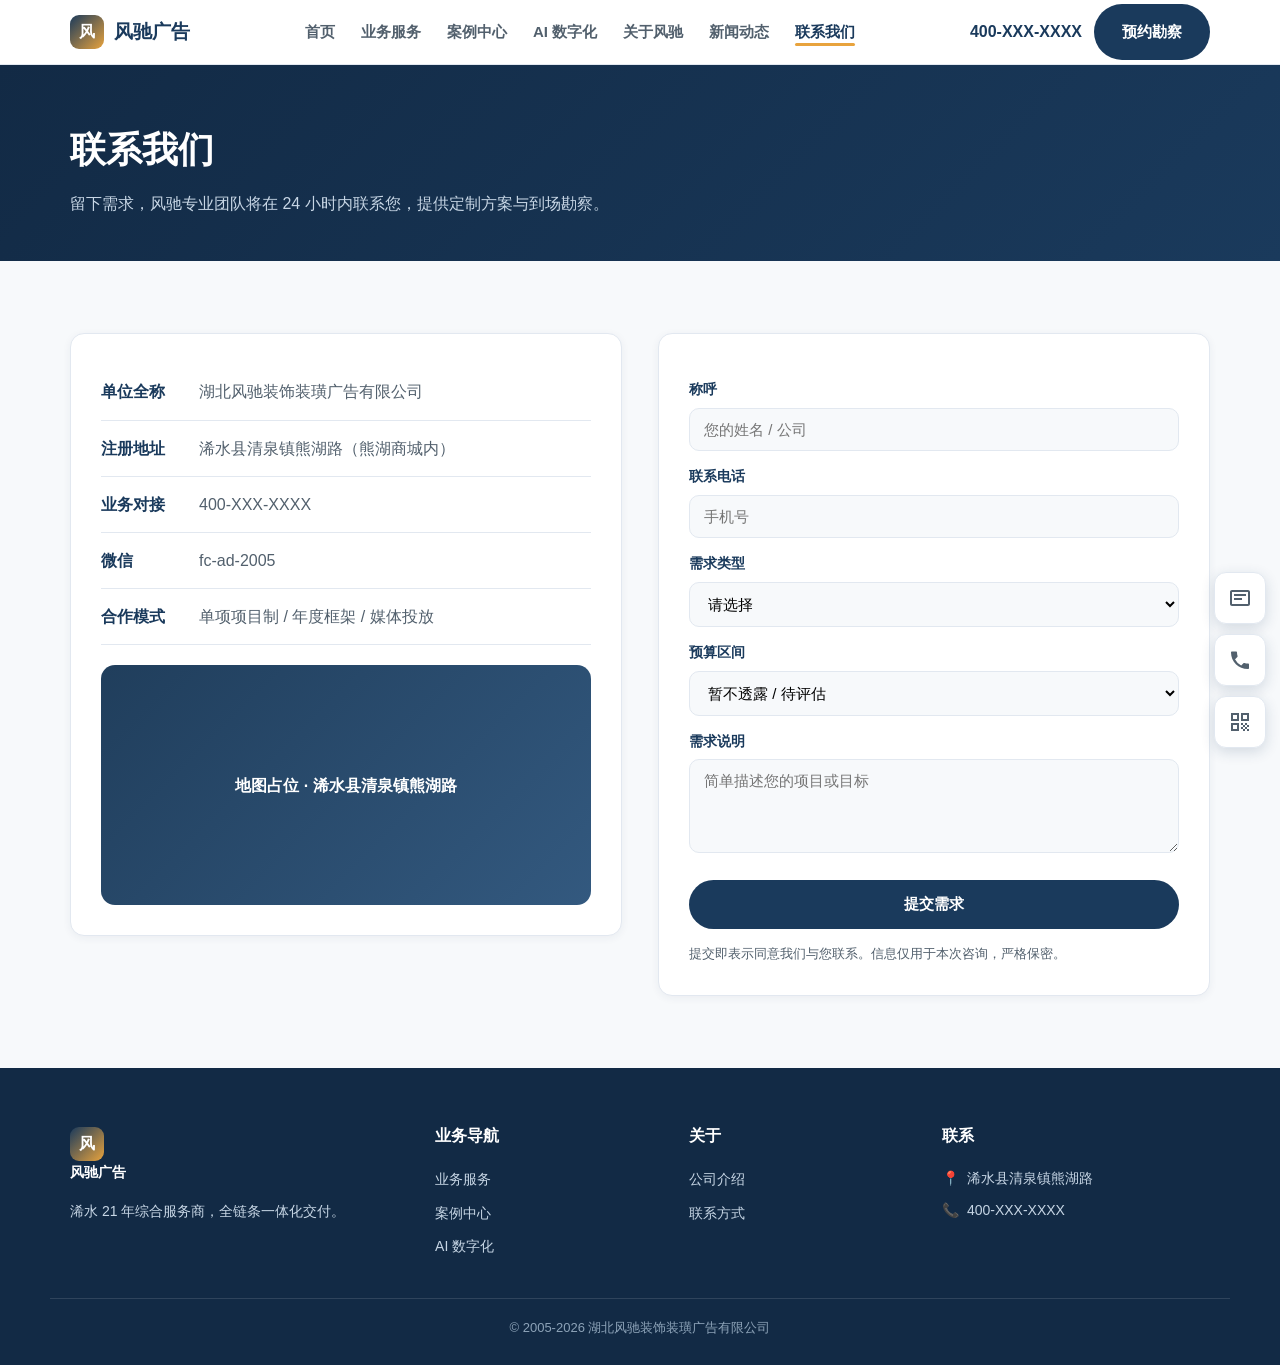
<file: contact.html>
<!DOCTYPE html>
<html lang="zh-CN">
<head>
<meta charset="UTF-8">
<meta name="viewport" content="width=device-width, initial-scale=1.0">
<title>联系我们 - 湖北风驰装饰装璜广告有限公司</title>
<meta name="description" content="联系风驰广告：浠水县清泉镇熊湖路，电话 400-XXX-XXXX，微信 fc-ad-2005。">
<link rel="stylesheet" href="assets/style.css">
</head>
<body>
<header class="nav">
  <div class="container nav-inner">
    <a href="index.html" class="logo"><span class="logo-mark">风</span>风驰广告</a>
    <ul class="nav-links">
      <li><a href="index.html">首页</a></li>
      <li><a href="business.html">业务服务</a></li>
      <li><a href="cases.html">案例中心</a></li>
      <li><a href="ai.html">AI 数字化</a></li>
      <li><a href="about.html">关于风驰</a></li>
      <li><a href="news.html">新闻动态</a></li>
      <li><a href="contact.html" class="active">联系我们</a></li>
    </ul>
    <div class="nav-cta">
      <span class="nav-phone">400-XXX-XXXX</span>
      <a href="contact.html" class="btn btn-ghost">预约勘察</a>
      <button class="hamburger" aria-label="菜单"><span></span><span></span><span></span></button>
    </div>
  </div>
</header>

<section class="page-hero">
  <div class="container">
    <h1>联系我们</h1>
    <p>留下需求，风驰专业团队将在 24 小时内联系您，提供定制方案与到场勘察。</p>
  </div>
</section>

<section class="section">
  <div class="container">
    <div class="contact-wrap">
      <div class="info-box">
        <div class="row"><span class="k">单位全称</span><span class="v">湖北风驰装饰装璜广告有限公司</span></div>
        <div class="row"><span class="k">注册地址</span><span class="v">浠水县清泉镇熊湖路（熊湖商城内）</span></div>
        <div class="row"><span class="k">业务对接</span><span class="v">400-XXX-XXXX</span></div>
        <div class="row"><span class="k">微信</span><span class="v">fc-ad-2005</span></div>
        <div class="row"><span class="k">合作模式</span><span class="v">单项项目制 / 年度框架 / 媒体投放</span></div>
        <div class="map-placeholder">地图占位 · 浠水县清泉镇熊湖路</div>
      </div>
      <div class="form-box">
        <form data-demo>
          <label>称呼</label>
          <input type="text" placeholder="您的姓名 / 公司" required>
          <label>联系电话</label>
          <input type="tel" placeholder="手机号" required>
          <label>需求类型</label>
          <select required>
            <option value="">请选择</option>
            <option>广告 / 标识标牌</option>
            <option>装饰装潢工程</option>
            <option>市政 / 亮化 / 钢结构</option>
            <option>AI 数字化陪跑</option>
            <option>活动策划执行</option>
            <option>媒体投放合作</option>
          </select>
          <label>预算区间</label>
          <select>
            <option value="">暂不透露 / 待评估</option>
            <option>1 万以内</option>
            <option>1-5 万</option>
            <option>5-20 万</option>
            <option>20 万以上</option>
          </select>
          <label>需求说明</label>
          <textarea rows="4" placeholder="简单描述您的项目或目标"></textarea>
          <div style="margin-top:18px"><button type="submit" class="btn btn-ghost" style="width:100%;justify-content:center">提交需求</button></div>
          <p class="note">提交即表示同意我们与您联系。信息仅用于本次咨询，严格保密。</p>
        </form>
      </div>
    </div>
  </div>
</section>

<footer class="footer">
  <div class="container footer-grid">
    <div><a href="index.html" class="logo" style="color:#fff"><span class="logo-mark">风</span>风驰广告</a><p class="desc">浠水 21 年综合服务商，全链条一体化交付。</p></div>
    <div><h4>业务导航</h4><a href="business.html">业务服务</a><a href="cases.html">案例中心</a><a href="ai.html">AI 数字化</a></div>
    <div><h4>关于</h4><a href="about.html">公司介绍</a><a href="contact.html">联系方式</a></div>
    <div><h4>联系</h4><div class="contact-line"><span>📍</span><span>浠水县清泉镇熊湖路</span></div><div class="contact-line"><span>📞</span><span>400-XXX-XXXX</span></div></div>
  </div>
  <div class="container footer-bottom">© 2005-2026 湖北风驰装饰装璜广告有限公司</div>
</footer>
<script src="assets/main.js"></script>
</body>
</html>
</file>
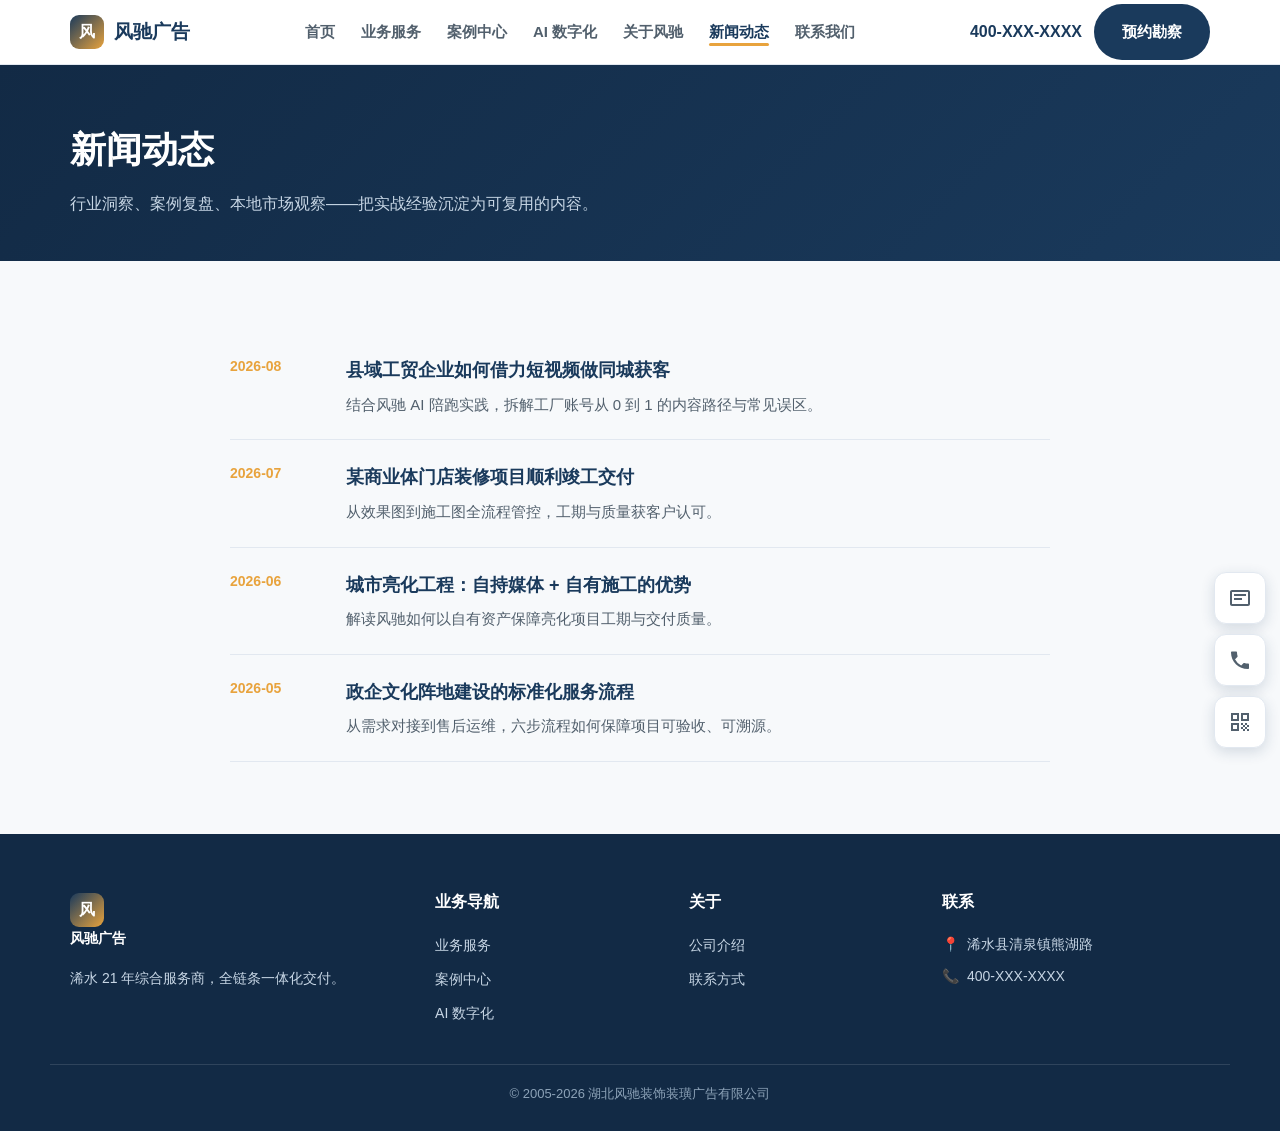
<file: news.html>
<!DOCTYPE html>
<html lang="zh-CN">
<head>
<meta charset="UTF-8">
<meta name="viewport" content="width=device-width, initial-scale=1.0">
<title>新闻动态 - 湖北风驰装饰装璜广告有限公司</title>
<meta name="description" content="风驰广告新闻动态：行业洞察、案例复盘、本地市场观察。">
<link rel="stylesheet" href="assets/style.css">
</head>
<body>
<header class="nav">
  <div class="container nav-inner">
    <a href="index.html" class="logo"><span class="logo-mark">风</span>风驰广告</a>
    <ul class="nav-links">
      <li><a href="index.html">首页</a></li>
      <li><a href="business.html">业务服务</a></li>
      <li><a href="cases.html">案例中心</a></li>
      <li><a href="ai.html">AI 数字化</a></li>
      <li><a href="about.html">关于风驰</a></li>
      <li><a href="news.html" class="active">新闻动态</a></li>
      <li><a href="contact.html">联系我们</a></li>
    </ul>
    <div class="nav-cta">
      <span class="nav-phone">400-XXX-XXXX</span>
      <a href="contact.html" class="btn btn-ghost">预约勘察</a>
      <button class="hamburger" aria-label="菜单"><span></span><span></span><span></span></button>
    </div>
  </div>
</header>

<section class="page-hero">
  <div class="container">
    <h1>新闻动态</h1>
    <p>行业洞察、案例复盘、本地市场观察——把实战经验沉淀为可复用的内容。</p>
  </div>
</section>

<section class="section">
  <div class="container" style="max-width:860px">
    <div class="news-item reveal"><div class="date">2026-08</div><div><h3>县域工贸企业如何借力短视频做同城获客</h3><p>结合风驰 AI 陪跑实践，拆解工厂账号从 0 到 1 的内容路径与常见误区。</p></div></div>
    <div class="news-item reveal"><div class="date">2026-07</div><div><h3>某商业体门店装修项目顺利竣工交付</h3><p>从效果图到施工图全流程管控，工期与质量获客户认可。</p></div></div>
    <div class="news-item reveal"><div class="date">2026-06</div><div><h3>城市亮化工程：自持媒体 + 自有施工的优势</h3><p>解读风驰如何以自有资产保障亮化项目工期与交付质量。</p></div></div>
    <div class="news-item reveal"><div class="date">2026-05</div><div><h3>政企文化阵地建设的标准化服务流程</h3><p>从需求对接到售后运维，六步流程如何保障项目可验收、可溯源。</p></div></div>
  </div>
</section>

<footer class="footer">
  <div class="container footer-grid">
    <div><a href="index.html" class="logo" style="color:#fff"><span class="logo-mark">风</span>风驰广告</a><p class="desc">浠水 21 年综合服务商，全链条一体化交付。</p></div>
    <div><h4>业务导航</h4><a href="business.html">业务服务</a><a href="cases.html">案例中心</a><a href="ai.html">AI 数字化</a></div>
    <div><h4>关于</h4><a href="about.html">公司介绍</a><a href="contact.html">联系方式</a></div>
    <div><h4>联系</h4><div class="contact-line"><span>📍</span><span>浠水县清泉镇熊湖路</span></div><div class="contact-line"><span>📞</span><span>400-XXX-XXXX</span></div></div>
  </div>
  <div class="container footer-bottom">© 2005-2026 湖北风驰装饰装璜广告有限公司</div>
</footer>
<script src="assets/main.js"></script>
</body>
</html>
</file>
<file: assets/style.css>
:root{
  --c-primary:#1A3A5C;
  --c-primary-dark:#122A45;
  --c-accent:#E8A33D;
  --c-accent-dark:#cf8c28;
  --c-bg:#F7F9FB;
  --c-bg-soft:#EEF3F8;
  --c-surface:#FFFFFF;
  --c-text:#1F2933;
  --c-text-soft:#52606D;
  --c-line:#E2E8F0;
  --shadow-sm:0 2px 8px rgba(26,58,92,.06);
  --shadow-md:0 8px 24px rgba(26,58,92,.10);
  --radius:14px;
  --radius-sm:10px;
  --maxw:1180px;
  --nav-h:64px;
}
*{box-sizing:border-box;margin:0;padding:0}
html{scroll-behavior:smooth}
body{font-family:-apple-system,BlinkMacSystemFont,"Segoe UI","PingFang SC","Microsoft YaHei",sans-serif;color:var(--c-text);background:var(--c-bg);line-height:1.7;-webkit-font-smoothing:antialiased}
a{color:inherit;text-decoration:none}
img{max-width:100%;display:block}
.container{max-width:var(--maxw);margin:0 auto;padding:0 20px}
.section{padding:72px 0}
.section-title{text-align:center;margin-bottom:12px;font-size:30px;font-weight:800;color:var(--c-primary)}
.section-sub{text-align:center;color:var(--c-text-soft);margin-bottom:44px;font-size:16px}
.eyebrow{display:inline-block;color:var(--c-accent);font-weight:700;letter-spacing:2px;font-size:13px;margin-bottom:10px;text-transform:uppercase}

/* buttons */
.btn{display:inline-flex;align-items:center;gap:8px;padding:13px 26px;border-radius:999px;font-weight:700;font-size:15px;transition:.2s;cursor:pointer;border:2px solid transparent}
.btn-primary{background:var(--c-accent);color:#3a2a08}
.btn-primary:hover{background:var(--c-accent-dark);transform:translateY(-2px)}
.btn-outline{background:transparent;border-color:#fff;color:#fff}
.btn-outline:hover{background:#fff;color:var(--c-primary)}
.btn-ghost{background:var(--c-primary);color:#fff}
.btn-ghost:hover{background:var(--c-primary-dark);transform:translateY(-2px)}

/* nav */
.nav{position:sticky;top:0;z-index:100;background:rgba(255,255,255,.92);backdrop-filter:blur(10px);border-bottom:1px solid var(--c-line)}
.nav-inner{display:flex;align-items:center;justify-content:space-between;height:var(--nav-h)}
.logo{display:flex;align-items:center;gap:10px;font-weight:800;color:var(--c-primary);font-size:19px}
.logo-mark{width:34px;height:34px;border-radius:9px;background:linear-gradient(135deg,var(--c-primary),var(--c-accent));display:flex;align-items:center;justify-content:center;color:#fff;font-weight:900;font-size:16px}
.nav-links{display:flex;gap:26px;list-style:none;font-size:15px;font-weight:600}
.nav-links a{color:var(--c-text-soft);transition:.2s;position:relative;padding:6px 0}
.nav-links a:hover,.nav-links a.active{color:var(--c-primary)}
.nav-links a.active::after{content:"";position:absolute;left:0;bottom:0;width:100%;height:3px;background:var(--c-accent);border-radius:3px}
.nav-cta{display:flex;align-items:center;gap:12px}
.nav-phone{font-weight:800;color:var(--c-primary)}
.hamburger{display:none;flex-direction:column;gap:5px;background:none;border:0;cursor:pointer;padding:8px}
.hamburger span{width:24px;height:2px;background:var(--c-primary);border-radius:2px;transition:.3s}

/* hero */
.hero{background:linear-gradient(135deg,var(--c-primary-dark),var(--c-primary));color:#fff;padding:84px 0 72px;position:relative;overflow:hidden}
.hero::after{content:"";position:absolute;right:-120px;top:-120px;width:420px;height:420px;background:radial-gradient(circle,rgba(232,163,61,.35),transparent 70%);border-radius:50%}
.hero .container{position:relative;z-index:1}
.hero h1{font-size:46px;line-height:1.2;font-weight:900;margin-bottom:18px}
.hero h1 .hl{color:var(--c-accent)}
.hero p.lead{font-size:19px;color:#D6E2EF;max-width:640px;margin-bottom:30px}
.hero-actions{display:flex;gap:16px;flex-wrap:wrap;margin-bottom:46px}
.hero-stats{display:flex;gap:46px;flex-wrap:wrap;border-top:1px solid rgba(255,255,255,.18);padding-top:30px}
.stat .num{font-size:34px;font-weight:900;color:var(--c-accent)}
.stat .label{font-size:14px;color:#C7D6E5}

/* trust bar */
.trust{background:var(--c-surface);border-bottom:1px solid var(--c-line)}
.trust .container{display:flex;gap:28px;flex-wrap:wrap;align-items:center;padding:22px 20px;color:var(--c-text-soft);font-size:14px}
.trust strong{color:var(--c-primary)}

/* cards grid */
.grid{display:grid;gap:24px}
.grid-3{grid-template-columns:repeat(3,1fr)}
.grid-2{grid-template-columns:repeat(2,1fr)}
.card{background:var(--c-surface);border:1px solid var(--c-line);border-radius:var(--radius);padding:28px;box-shadow:var(--shadow-sm);transition:.25s}
.card:hover{transform:translateY(-4px);box-shadow:var(--shadow-md);border-color:#cdd9e6}
.card .ico{width:48px;height:48px;border-radius:12px;background:var(--c-bg-soft);color:var(--c-primary);display:flex;align-items:center;justify-content:center;margin-bottom:16px;font-size:24px}
.card h3{font-size:19px;color:var(--c-primary);margin-bottom:8px}
.card p{color:var(--c-text-soft);font-size:15px}

/* ai zone */
.ai-zone{background:linear-gradient(135deg,#10283f,#1A3A5C);color:#fff}
.ai-zone .section-title{color:#fff}
.ai-zone .section-sub{color:#B9CBDD}
.ai-card{background:rgba(255,255,255,.06);border:1px solid rgba(255,255,255,.14);border-radius:var(--radius);padding:30px;transition:.25s}
.ai-card:hover{background:rgba(232,163,61,.12);transform:translateY(-4px)}
.ai-card .tag{display:inline-block;background:var(--c-accent);color:#3a2a08;font-size:12px;font-weight:800;padding:4px 12px;border-radius:999px;margin-bottom:14px}
.ai-card h3{font-size:20px;margin-bottom:10px}
.ai-card p{color:#C7D6E5;font-size:15px}
.ai-card ul{margin-top:14px;list-style:none;color:#DCE7F1;font-size:14px}
.ai-card ul li{padding:4px 0 4px 22px;position:relative}
.ai-card ul li::before{content:"✓";position:absolute;left:0;color:var(--c-accent);font-weight:900}

/* process */
.process{display:grid;grid-template-columns:repeat(6,1fr);gap:14px}
.step{text-align:center;position:relative}
.step .circle{width:54px;height:54px;border-radius:50%;background:var(--c-primary);color:#fff;display:flex;align-items:center;justify-content:center;font-weight:900;font-size:20px;margin:0 auto 12px;border:4px solid #fff;box-shadow:0 0 0 2px var(--c-line)}
.step h4{font-size:15px;color:var(--c-primary);margin-bottom:4px}
.step p{font-size:13px;color:var(--c-text-soft)}

/* cases */
.case{background:var(--c-surface);border:1px solid var(--c-line);border-radius:var(--radius);overflow:hidden;box-shadow:var(--shadow-sm);transition:.25s}
.case:hover{transform:translateY(-4px);box-shadow:var(--shadow-md)}
.case .thumb{height:180px;display:flex;align-items:flex-end;padding:16px;color:#fff;font-weight:800;font-size:18px;background:linear-gradient(135deg,var(--c-primary),var(--c-accent))}
.case .body{padding:18px 20px}
.case .body .cat{font-size:12px;color:var(--c-accent);font-weight:700}
.case .body h3{font-size:17px;color:var(--c-primary);margin:4px 0}
.case .body p{font-size:14px;color:var(--c-text-soft)}

/* cta */
.cta{background:linear-gradient(135deg,var(--c-accent-dark),var(--c-accent));color:#3a2a08;text-align:center;border-radius:0}
.cta h2{font-size:30px;margin-bottom:12px}
.cta p{font-size:17px;margin-bottom:26px;opacity:.85}

/* footer */
.footer{background:var(--c-primary-dark);color:#C7D6E5;padding:54px 0 26px}
.footer-grid{display:grid;grid-template-columns:1.5fr 1fr 1fr 1.2fr;gap:30px}
.footer h4{color:#fff;font-size:16px;margin-bottom:14px}
.footer a{color:#C7D6E5;font-size:14px;display:block;padding:5px 0}
.footer a:hover{color:var(--c-accent)}
.footer .desc{font-size:14px;line-height:1.8;margin-top:10px}
.footer-bottom{border-top:1px solid rgba(255,255,255,.12);margin-top:34px;padding-top:18px;font-size:13px;color:#8DA3B8;text-align:center}
.contact-line{font-size:14px;padding:4px 0;display:flex;gap:8px;align-items:flex-start}

/* reveal */
.reveal{opacity:0;transform:translateY(24px);transition:.6s ease}
.reveal.show{opacity:1;transform:none}

/* page hero */
.page-hero{background:linear-gradient(135deg,var(--c-primary-dark),var(--c-primary));color:#fff;padding:54px 0 44px}
.page-hero h1{font-size:36px;font-weight:900;margin-bottom:10px}
.page-hero p{color:#C7D6E5;font-size:16px;max-width:680px}

/* contact */
.contact-wrap{display:grid;grid-template-columns:1fr 1fr;gap:36px;align-items:start}
.info-box{background:var(--c-surface);border:1px solid var(--c-line);border-radius:var(--radius);padding:30px;box-shadow:var(--shadow-sm)}
.info-box .row{display:flex;gap:14px;padding:14px 0;border-bottom:1px solid var(--c-line)}
.info-box .row:last-child{border-bottom:0}
.info-box .row .k{color:var(--c-primary);font-weight:700;min-width:84px}
.info-box .row .v{color:var(--c-text-soft)}
.form-box{background:var(--c-surface);border:1px solid var(--c-line);border-radius:var(--radius);padding:30px;box-shadow:var(--shadow-sm)}
.form-box label{display:block;font-size:14px;font-weight:600;margin:14px 0 6px;color:var(--c-primary)}
.form-box input,.form-box select,.form-box textarea{width:100%;padding:12px 14px;border:1px solid var(--c-line);border-radius:var(--radius-sm);font-size:15px;font-family:inherit;background:var(--c-bg)}
.form-box input:focus,.form-box select:focus,.form-box textarea:focus{outline:none;border-color:var(--c-accent)}
.form-box .note{font-size:13px;color:var(--c-text-soft);margin-top:14px}
.map-placeholder{height:240px;background:linear-gradient(135deg,#203e5c,#33597f);border-radius:var(--radius);display:flex;align-items:center;justify-content:center;color:#fff;font-weight:700;margin-top:20px}

/* news */
.news-item{display:flex;gap:20px;padding:22px 0;border-bottom:1px solid var(--c-line)}
.news-item .date{color:var(--c-accent);font-weight:800;min-width:96px;font-size:14px}
.news-item h3{font-size:18px;color:var(--c-primary);margin-bottom:6px}
.news-item p{color:var(--c-text-soft);font-size:15px}

/* responsive */
@media(max-width:980px){
  .grid-3{grid-template-columns:repeat(2,1fr)}
  .process{grid-template-columns:repeat(3,1fr);row-gap:26px}
  .footer-grid{grid-template-columns:1fr 1fr}
  .contact-wrap{grid-template-columns:1fr}
}
/* floating contact */
.floating-bar{position:fixed;right:14px;bottom:90px;z-index:120;display:flex;flex-direction:column;gap:10px;align-items:flex-end}
.float-btn{position:relative;width:52px;height:52px;border-radius:12px;background:#fff;border:1px solid var(--c-line);box-shadow:0 4px 14px rgba(26,58,92,.16);display:flex;align-items:center;justify-content:center;cursor:pointer;transition:.2s;overflow:visible}
.float-btn:hover{transform:translateY(-2px);box-shadow:0 6px 20px rgba(26,58,92,.2)}
.float-btn svg{width:24px;height:24px;fill:#52606D;transition:.2s}
.float-btn:hover svg{fill:var(--c-primary)}
.float-tip{position:absolute;right:62px;top:50%;transform:translateY(-50%) scaleX(0);transform-origin:right center;white-space:nowrap;background:var(--c-primary);color:#fff;font-size:14px;font-weight:700;padding:9px 16px;border-radius:8px;box-shadow:0 4px 12px rgba(26,58,92,.2);opacity:0;transition:.25s;pointer-events:none}
.float-tip::after{content:"";position:absolute;right:-6px;top:50%;transform:translateY(-50%);border-width:6px 0 6px 6px;border-style:solid;border-color:transparent transparent transparent var(--c-primary)}
.float-btn.active .float-tip,.float-btn:hover .float-tip{opacity:1;transform:translateY(-50%) scaleX(1)}
.float-label{display:none;position:absolute;right:62px;top:50%;transform:translateY(-50%);background:#D90404;color:#fff;font-size:15px;font-weight:700;padding:12px 18px;border-radius:8px;box-shadow:0 4px 12px rgba(26,58,92,.2);white-space:nowrap}
.float-label::after{content:"";position:absolute;right:-6px;top:50%;transform:translateY(-50%);border-width:6px 0 6px 6px;border-style:solid;border-color:transparent transparent transparent #D90404}
.float-btn.show-label .float-label{display:block}

/* floating popups */
.float-overlay{position:fixed;inset:0;background:rgba(18,42,69,.55);z-index:130;opacity:0;pointer-events:none;transition:.25s}
.float-overlay.open{opacity:1;pointer-events:auto}
.float-popup{position:fixed;left:50%;top:50%;transform:translate(-50%,-50%) scale(.95);background:#fff;border-radius:var(--radius);padding:28px;width:min(420px,92vw);box-shadow:var(--shadow-md);z-index:140;opacity:0;pointer-events:none;transition:.25s}
.float-popup.open{opacity:1;pointer-events:auto;transform:translate(-50%,-50%) scale(1)}
.float-popup h3{margin:0 0 6px;color:var(--c-primary);font-size:20px}
.float-popup p{color:var(--c-text-soft);font-size:14px;margin-bottom:16px}
.float-popup .close{position:absolute;right:14px;top:14px;width:30px;height:30px;border:0;background:none;font-size:22px;color:var(--c-text-soft);cursor:pointer}
.float-popup .qr-placeholder{width:180px;height:180px;background:var(--c-bg-soft);border:1px dashed var(--c-line);border-radius:12px;display:flex;align-items:center;justify-content:center;margin:0 auto 14px;color:var(--c-text-soft);font-size:13px;text-align:center}
.float-popup .wx-id{text-align:center;font-size:18px;font-weight:800;color:var(--c-primary);letter-spacing:1px}
.float-popup label{display:block;font-size:13px;font-weight:700;color:var(--c-primary);margin:12px 0 4px}
.float-popup input,.float-popup select,.float-popup textarea{width:100%;padding:10px 12px;border:1px solid var(--c-line);border-radius:var(--radius-sm);font-size:14px;font-family:inherit;background:var(--c-bg)}
.float-popup textarea{resize:vertical}
.float-popup .btn{width:100%;justify-content:center;margin-top:14px}

/* responsive */
@media(max-width:680px){
  .nav-links{position:fixed;top:var(--nav-h);left:0;right:0;background:#fff;flex-direction:column;gap:0;padding:10px 0;box-shadow:var(--shadow-md);transform:translateY(-130%);transition:.3s;border-bottom:1px solid var(--c-line)}
  .nav-links.open{transform:none}
  .nav-links li{padding:12px 20px}
  .hamburger{display:flex}
  .nav-phone{display:none}
  .hero h1{font-size:32px}
  .hero p.lead{font-size:16px}
  .hero-stats{gap:26px}
  .section{padding:54px 0}
  .section-title{font-size:24px}
  .grid-3,.grid-2{grid-template-columns:1fr}
  .process{grid-template-columns:repeat(2,1fr)}
  .footer-grid{grid-template-columns:1fr}
  .floating-bar{right:10px;bottom:70px}
  .float-btn{width:46px;height:46px}
  .float-btn svg{width:22px;height:22px}
}
</file>
